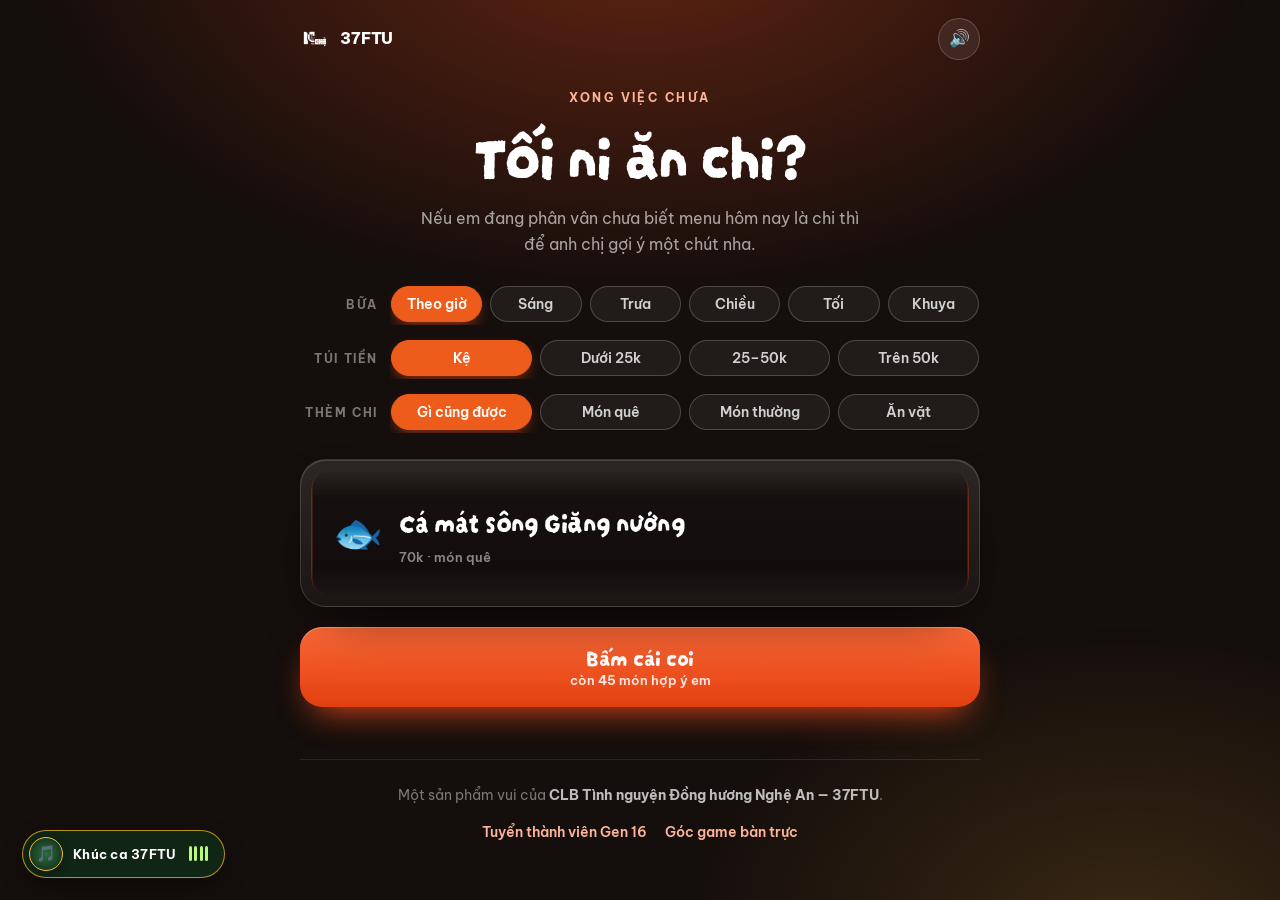
<file: an-gi.html>
<!DOCTYPE html>
<html lang="vi">
<head>
<meta charset="utf-8">
<meta name="viewport" content="width=device-width, initial-scale=1">
<title>Hôm nay ăn chi? — 37FTU</title>
<meta name="description" content="Đứng giữa ngã ba đường không biết ăn gì thì bấm một cái. Có cả món xứ Nghệ cho hôm nào nhớ nhà.">
<meta property="og:title" content="Hôm nay ăn chi?">
<meta property="og:description" content="Bấm một cái, khỏi nghĩ. Món xứ Nghệ có sẵn cho hôm nào nhớ nhà.">
<meta property="og:image" content="assets/img/hero.jpg">
<meta name="theme-color" content="#1B1310">
<link rel="icon" href="assets/logo.png">
<link rel="preconnect" href="https://fonts.googleapis.com">
<link rel="preconnect" href="https://fonts.gstatic.com" crossorigin>
<link href="https://fonts.googleapis.com/css2?family=Be+Vietnam+Pro:wght@400;500;600;700;800&family=Bricolage+Grotesque:opsz,wght@12..96,600;12..96,800&display=swap" rel="stylesheet">
<link rel="stylesheet" href="styles.css">
<link rel="stylesheet" href="chuyen-canh.css">
<link rel="stylesheet" href="an-gi.css?v=2">
</head>
<body class="ag-body">

<!-- NHẠC NỀN 37FTU TỰ ĐỘNG PHÁT -->
<audio id="nhac-nen" src="assets/music.mp3" autoplay loop playsinline preload="auto"></audio>
<script src="nhac-nen.js"></script>

<header class="ag-dinh">
  <a class="hieu" href="index.html"><img src="assets/logo-trang.png" alt="Logo 37FTU">37FTU</a>
  <button id="nut-tieng" class="ag-tieng" type="button" aria-pressed="true" title="Bật/tắt tiếng">🔊</button>
</header>

<main class="ag">
  <div class="ag-trong">

    <!-- ---------- Mở đầu ---------- -->
    <div class="ag-tieu">
      <p class="ag-chao" id="ag-chao">Chào em</p>
      <h1 id="ag-hoi">Trưa ni ăn chi?</h1>
      <p class="ag-phu">Nếu em đang phân vân chưa biết menu hôm nay là chi thì để anh chị gợi ý một chút nha.</p>
    </div>

    <!-- ---------- Bộ lọc ---------- -->
    <div class="ag-loc" id="ag-loc">
      <div class="ag-hang">
        <span class="ag-nhan-loc">Bữa</span>
        <div class="ag-chip" data-nhom="buoi"></div>
      </div>
      <div class="ag-hang">
        <span class="ag-nhan-loc">Túi tiền</span>
        <div class="ag-chip" data-nhom="tien"></div>
      </div>
      <div class="ag-hang">
        <span class="ag-nhan-loc">Thèm chi</span>
        <div class="ag-chip" data-nhom="kieu"></div>
      </div>
    </div>

    <!-- ---------- Máy quay ---------- -->
    <div class="ag-may">
      <div class="ag-khe" id="ag-khe" aria-live="polite">
        <div class="ag-cuon" id="ag-cuon"></div>
        <div class="ag-vach" aria-hidden="true"></div>
      </div>
    </div>

    <button class="ag-bam" id="ag-bam" type="button">
      <span>Bấm cái coi</span>
      <small id="ag-bam-phu">còn <b id="ag-con">—</b> món hợp ý em</small>
    </button>

    <!-- ---------- Kết quả ---------- -->
    <section class="ag-kq" id="ag-kq" hidden>
      <div class="ag-kq-the">
        <div class="ag-kq-icon" id="kq-icon">🍜</div>
        <h2 id="kq-ten">—</h2>
        <div class="ag-kq-chip" id="kq-chip"></div>
        <p class="ag-kq-mota" id="kq-mota"></p>
        <p class="ag-kq-ly-do" id="kq-ly-do"></p>
        <p class="ag-kq-cho" id="kq-cho" hidden></p>
        <div class="ag-kq-nut">
          <button class="nut nut-vien" type="button" id="kq-quay">Quay lại</button>
          <button class="nut nut-chinh" type="button" id="kq-chot">Chốt, đi ăn!</button>
        </div>
        <button class="ag-chep" type="button" id="kq-chep">Chép để gửi vào nhóm</button>
      </div>
    </section>

    <!-- ---------- Đã ăn gần đây ---------- -->
    <section class="ag-lich-su" id="ag-lich-su" hidden>
      <h3>Mấy bữa vừa rồi em ăn</h3>
      <div class="ag-ls-hang" id="ag-ls-hang"></div>
      <button class="ag-xoa" type="button" id="ag-xoa">Xoá lịch sử</button>
    </section>

    <!-- ---------- Chân trang nhỏ ---------- -->
    <div class="ag-chan">
      <p>Một sản phẩm vui của <b>CLB Tình nguyện Đồng hương Nghệ An — 37FTU</b>.</p>
      <div class="ag-chan-link">
        <a href="index.html">Tuyển thành viên Gen 16</a>
        <a href="game.html">Góc game bàn trực</a>
      </div>
    </div>
  </div>

  <div class="ag-phao" id="ag-phao" aria-hidden="true"></div>
</main>

<script src="config.js"></script>
<script src="data/mon-an.js"></script>
<script src="an-gi.js"></script>
<script src="gop-y.js"></script>
</body>
</html>
</file>
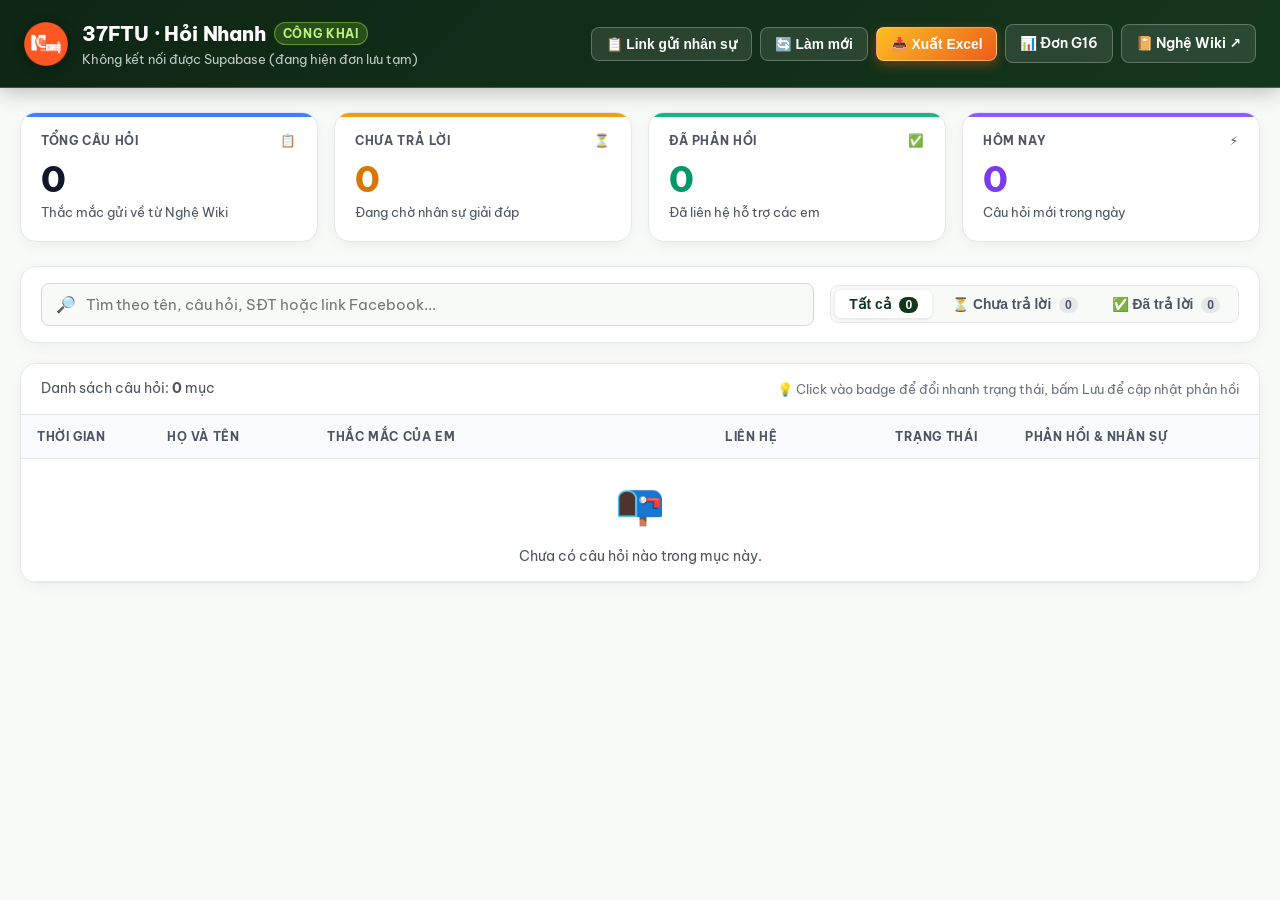
<file: hoi-nhanh.html>
<!DOCTYPE html>
<html lang="vi">
<head>
  <meta charset="utf-8">
  <meta name="viewport" content="width=device-width, initial-scale=1">
  <title>Dashboard Hỏi Nhanh — 37FTU Nghệ Wiki</title>
  <meta name="robots" content="noindex, nofollow">
  <link rel="icon" href="assets/logo.png">
  <link rel="preconnect" href="https://fonts.googleapis.com">
  <link rel="preconnect" href="https://fonts.gstatic.com" crossorigin>
  <link href="https://fonts.googleapis.com/css2?family=Be+Vietnam+Pro:wght@400;500;600;700;800&display=swap" rel="stylesheet">
  <link rel="stylesheet" href="hoi-nhanh.css?v=1">
</head>
<body>

  <!-- HEADER -->
  <header class="hn-header">
    <div class="hn-header-trong">
      <div class="hn-brand">
        <img class="hn-logo" src="assets/logo.png" alt="Logo 37FTU">
        <div class="hn-tieu-de-wrap">
          <h1>
            37FTU · Hỏi Nhanh
            <span class="hn-badge-public">Công khai</span>
          </h1>
          <p class="hn-phu-de" id="trang-thai-kn">Đang kết nối dữ liệu Supabase...</p>
        </div>
      </div>

      <div class="hn-nut-nhom">
        <button type="button" class="nut-action" id="nut-copy-link" title="Sao chép link này để gửi vào nhóm Zalo/Mess cho nhân sự">
          📋 Link gửi nhân sự
        </button>
        <button type="button" class="nut-action" id="nut-lam-moi" title="Tải lại câu hỏi mới">
          🔄 Làm mới
        </button>
        <button type="button" class="nut-action nut-action-chinh" id="nut-xuat-excel" title="Xuất danh sách ra file Excel / CSV">
          📥 Xuất Excel
        </button>
        <a class="nut-action" href="dashboard.html" title="Chuyển sang Dashboard Đơn">
          📊 Đơn G16
        </a>
        <a class="nut-action" href="wiki.html#hoc-tap" target="_blank" title="Xem trang Nghệ Wiki">
          📔 Nghệ Wiki ↗
        </a>
      </div>
    </div>
  </header>

  <!-- NỘI DUNG CHÍNH -->
  <main class="hn-main">

    <!-- KPI THỐNG KÊ -->
    <section class="hn-kpi-luoi">
      <div class="hn-kpi-the kpi-tong" id="kpi-card-tat-ca">
        <div class="hn-kpi-dau">
          <span>TỔNG CÂU HỎI</span>
          <span>📋</span>
        </div>
        <div class="hn-kpi-so" id="kpi-tong">0</div>
        <div class="hn-kpi-chu">Thắc mắc gửi về từ Nghệ Wiki</div>
      </div>

      <div class="hn-kpi-the kpi-cho" id="kpi-card-cho">
        <div class="hn-kpi-dau">
          <span>CHƯA TRẢ LỜI</span>
          <span>⏳</span>
        </div>
        <div class="hn-kpi-so" id="kpi-chua-tra-loi" style="color: #D97706;">0</div>
        <div class="hn-kpi-chu">Đang chờ nhân sự giải đáp</div>
      </div>

      <div class="hn-kpi-the kpi-xong" id="kpi-card-xong">
        <div class="hn-kpi-dau">
          <span>ĐÃ PHẢN HỒI</span>
          <span>✅</span>
        </div>
        <div class="hn-kpi-so" id="kpi-da-tra-loi" style="color: #059669;">0</div>
        <div class="hn-kpi-chu">Đã liên hệ hỗ trợ các em</div>
      </div>

      <div class="hn-kpi-the kpi-ngay">
        <div class="hn-kpi-dau">
          <span>HÔM NAY</span>
          <span>⚡</span>
        </div>
        <div class="hn-kpi-so" id="kpi-hom-nay" style="color: #7C3AED;">0</div>
        <div class="hn-kpi-chu">Câu hỏi mới trong ngày</div>
      </div>
    </section>

    <!-- BỘ LỌC & TÌM KIẾM -->
    <section class="hn-thanh-cong-cu">
      <div class="hn-tim-kiem">
        <span>🔎</span>
        <input type="text" id="o-tim-kiem" placeholder="Tìm theo tên, câu hỏi, SĐT hoặc link Facebook...">
      </div>

      <div class="hn-bo-loc">
        <button type="button" class="hn-tab dang-chon" data-loc="tat-ca">
          Tất cả <span class="dem-so" id="tab-so-tat-ca">0</span>
        </button>
        <button type="button" class="hn-tab" data-loc="chua_tra_loi">
          ⏳ Chưa trả lời <span class="dem-so" id="tab-so-cho">0</span>
        </button>
        <button type="button" class="hn-tab" data-loc="da_tra_loi">
          ✅ Đã trả lời <span class="dem-so" id="tab-so-xong">0</span>
        </button>
      </div>
    </section>

    <!-- BẢNG CÂU HỎI -->
    <section class="hn-bang-hop">
      <div class="hn-bang-dau">
        <div>
          Danh sách câu hỏi: <b id="dem-hien-thi">0</b> mục
        </div>
        <div style="font-size: 0.82rem; color: #6B7280;">
          💡 Click vào badge để đổi nhanh trạng thái, bấm Lưu để cập nhật phản hồi
        </div>
      </div>

      <div class="hn-bang-cuon">
        <table class="hn-bang">
          <thead>
            <tr>
              <th style="width: 130px;">Thời gian</th>
              <th style="width: 160px;">Họ và tên</th>
              <th>Thắc mắc của em</th>
              <th style="width: 170px;">Liên hệ</th>
              <th style="width: 130px;">Trạng thái</th>
              <th style="width: 250px;">Phản hồi & Nhân sự</th>
            </tr>
          </thead>
          <tbody id="than-bang">
            <tr>
              <td colspan="6" class="hn-trong">
                <div class="hn-trong-icon">⏳</div>
                <div>Đang tải danh sách câu hỏi...</div>
              </td>
            </tr>
          </tbody>
        </table>
      </div>
    </section>

  </main>

  <!-- TOAST BÁO LƯU -->
  <div class="hn-toast" id="hn-toast">Đã lưu cập nhật thành công!</div>

  <script src="config.js"></script>
  <script>
  (function () {
    'use strict';

    var CH = window.CAU_HINH || {};
    var BANG = CH.BANG_HOI_NHANH || 'g16_hoi_nhanh';
    var dsGoc = [];
    var boLocHienTai = 'tat-ca';
    var tuKhoaHienTai = '';

    var $ = function (id) { return document.getElementById(id); };

    function an(s) {
      return String(s == null ? '' : s).replace(/[&<>"']/g, function (c) {
        return { '&': '&amp;', '<': '&lt;', '>': '&gt;', '"': '&quot;', "'": '&#39;' }[c];
      });
    }

    function baoToast(msg) {
      var t = $('hn-toast');
      if (!t) return;
      t.textContent = msg;
      t.style.display = 'block';
      setTimeout(function () { t.style.display = 'none'; }, 2500);
    }

    function dauSupabase() {
      var k = CH.SUPABASE_ANON_KEY || '';
      var h = {
        'Content-Type': 'application/json',
        'apikey': k
      };
      if (/^eyJ/.test(k)) h.Authorization = 'Bearer ' + k;
      return h;
    }

    function dinhDangGio(iso) {
      if (!iso) return '—';
      try {
        var d = new Date(iso);
        if (isNaN(d)) return iso;
        var gio = String(d.getHours()).padStart(2, '0') + ':' + String(d.getMinutes()).padStart(2, '0');
        var ngay = String(d.getDate()).padStart(2, '0') + '/' + String(d.getMonth() + 1).padStart(2, '0');
        return gio + ' · ' + ngay;
      } catch (e) {
        return iso;
      }
    }

    function layTenNhanSuMacDinh() {
      try { return localStorage.getItem('37ftu_ten_nhan_su') || ''; } catch (e) { return ''; }
    }

    function luuTenNhanSuMacDinh(ten) {
      if (!ten) return;
      try { localStorage.setItem('37ftu_ten_nhan_su', ten); } catch (e) {}
    }

    /* ------------------- Tải dữ liệu ------------------- */
    function taiDuLieu() {
      var kn = $('trang-thai-kn');
      if (kn) kn.textContent = 'Đang tải dữ liệu…';

      if (!CH.SUPABASE_URL || !CH.SUPABASE_ANON_KEY) {
        // Fallback localStorage
        docLocalStorage();
        if (kn) kn.textContent = 'Chạy ở chế độ bộ nhớ cục bộ (chưa nối Supabase)';
        return;
      }

      var url = CH.SUPABASE_URL.replace(/\/+$/, '') + '/rest/v1/' + BANG + '?select=*&order=tao_luc.desc';

      fetch(url, {
        method: 'GET',
        headers: dauSupabase()
      })
      .then(function (r) {
        if (!r.ok) return r.text().then(function (t) { throw new Error(t || ('HTTP ' + r.status)); });
        return r.json();
      })
      .then(function (data) {
        dsGoc = Array.isArray(data) ? data : [];
        if (kn) {
          var now = new Date();
          var timeStr = String(now.getHours()).padStart(2, '0') + ':' + String(now.getMinutes()).padStart(2, '0') + ':' + String(now.getSeconds()).padStart(2, '0');
          kn.textContent = 'Cập nhật thời gian thực lúc ' + timeStr;
        }
        veGiaoDien();
      })
      .catch(function (err) {
        console.warn('Lỗi tải từ Supabase, chuyển sang đọc lưu tạm:', err);
        docLocalStorage();
        if (kn) kn.textContent = 'Không kết nối được Supabase (đang hiện đơn lưu tạm)';
      });
    }

    function docLocalStorage() {
      try {
        var local = JSON.parse(localStorage.getItem('g16_hoi_nhanh_offline') || '[]');
        dsGoc = local.map(function (item, idx) {
          return {
            id: item.id || ('local_' + idx),
            tao_luc: item.tao_luc || new Date().toISOString(),
            ho_ten: item.ho_ten || '',
            thac_mac: item.thac_mac || '',
            sdt: item.sdt || '',
            facebook: item.facebook || '',
            trang_thai: item.trang_thai || 'chua_tra_loi',
            tra_loi: item.tra_loi || '',
            nguoi_tra_loi: item.nguoi_tra_loi || ''
          };
        });
      } catch (e) {
        dsGoc = [];
      }
      veGiaoDien();
    }

    /* ------------------- Cập nhật vào Supabase ------------------- */
    function capNhatPhanHoi(id, trangThai, traLoi, nguoiTraLoi, nutBtn) {
      if (nutBtn) {
        nutBtn.disabled = true;
        nutBtn.textContent = 'Đang lưu…';
      }

      // Lưu tên nhân sự
      if (nguoiTraLoi) luuTenNhanSuMacDinh(nguoiTraLoi);

      var payload = {
        trang_thai: trangThai,
        tra_loi: traLoi,
        nguoi_tra_loi: nguoiTraLoi,
        cap_nhat_luc: new Date().toISOString()
      };

      // Cập nhật mảng local trước để UI mượt
      for (var i = 0; i < dsGoc.length; i++) {
        if (dsGoc[i].id === id) {
          dsGoc[i].trang_thai = trangThai;
          dsGoc[i].tra_loi = traLoi;
          dsGoc[i].nguoi_tra_loi = nguoiTraLoi;
          break;
        }
      }

      if (String(id).indexOf('local_') === 0 || !CH.SUPABASE_URL || !CH.SUPABASE_ANON_KEY) {
        // Lưu tạm
        try { localStorage.setItem('g16_hoi_nhanh_offline', JSON.stringify(dsGoc)); } catch (e) {}
        baoToast('Đã lưu vào bộ nhớ trình duyệt!');
        veGiaoDien();
        return;
      }

      var url = CH.SUPABASE_URL.replace(/\/+$/, '') + '/rest/v1/' + BANG + '?id=eq.' + encodeURIComponent(id);

      fetch(url, {
        method: 'PATCH',
        headers: Object.assign({}, dauSupabase(), { 'Prefer': 'return=minimal' }),
        body: JSON.stringify(payload)
      })
      .then(function (r) {
        if (!r.ok) return r.text().then(function (t) { throw new Error(t || ('HTTP ' + r.status)); });
        baoToast('Đã cập nhật phản hồi thành công! 🎉');
        veGiaoDien();
      })
      .catch(function (err) {
        alert('Lỗi cập nhật: ' + err.message + '\n\nBTC vui lòng kiểm tra đã chạy lệnh SQL mở quyền UPDATE trên Supabase chưa.');
        if (nutBtn) {
          nutBtn.disabled = false;
          nutBtn.textContent = 'Lưu';
        }
      });
    }

    /* ------------------- Xuất CSV / Excel ------------------- */
    function xuatExcel() {
      if (!dsGoc.length) {
        alert('Chưa có câu hỏi nào để xuất file.');
        return;
      }

      var tieuDe = ['Thời gian', 'Họ và tên', 'Thắc mắc của em', 'Số điện thoại', 'Link Facebook', 'Trạng thái', 'Nội dung phản hồi', 'Nhân sự xử lý'];
      var dongCsv = [tieuDe.map(function (c) { return '"' + c.replace(/"/g, '""') + '"'; }).join(',')];

      dsGoc.forEach(function (row) {
        var dong = [
          dinhDangGio(row.tao_luc),
          row.ho_ten || '',
          row.thac_mac || '',
          row.sdt || '',
          row.facebook || '',
          row.trang_thai === 'da_tra_loi' ? 'Đã trả lời' : 'Chưa trả lời',
          row.tra_loi || '',
          row.nguoi_tra_loi || ''
        ];
        dongCsv.push(dong.map(function (c) { return '"' + String(c).replace(/"/g, '""') + '"'; }).join(','));
      });

      var csvNoiDung = '\uFEFF' + dongCsv.join('\r\n'); // Thêm BOM UTF-8 để Excel đọc tiếng Việt chuẩn
      var blob = new Blob([csvNoiDung], { type: 'text/csv;charset=utf-8;' });
      var url = URL.createObjectURL(blob);
      var a = document.createElement('a');
      a.href = url;
      var ngayStr = new Date().toISOString().slice(0, 10);
      a.download = '37FTU_Hoi_Nhanh_' + ngayStr + '.csv';
      document.body.appendChild(a);
      a.click();
      document.body.removeChild(a);
      URL.revokeObjectURL(url);
      baoToast('Đã tải file Excel/CSV về máy!');
    }

    /* ------------------- Render Giao diện ------------------- */
    function veGiaoDien() {
      var homNayStr = new Date().toISOString().slice(0, 10);
      var soTong = dsGoc.length;
      var soCho = 0;
      var soXong = 0;
      var soHomNay = 0;

      dsGoc.forEach(function (d) {
        if (d.trang_thai === 'da_tra_loi') soXong++;
        else soCho++;

        if (d.tao_luc && String(d.tao_luc).slice(0, 10) === homNayStr) {
          soHomNay++;
        }
      });

      $('kpi-tong').textContent = soTong;
      $('kpi-chua-tra-loi').textContent = soCho;
      $('kpi-da-tra-loi').textContent = soXong;
      $('kpi-hom-nay').textContent = soHomNay;

      $('tab-so-tat-ca').textContent = soTong;
      $('tab-so-cho').textContent = soCho;
      $('tab-so-xong').textContent = soXong;

      // Lọc danh sách
      var dsHienThi = dsGoc.filter(function (d) {
        // Lọc trạng thái
        if (boLocHienTai === 'chua_tra_loi' && d.trang_thai === 'da_tra_loi') return false;
        if (boLocHienTai === 'da_tra_loi' && d.trang_thai !== 'da_tra_loi') return false;

        // Lọc tìm kiếm
        if (tuKhoaHienTai) {
          var chu = (
            (d.ho_ten || '') + ' ' +
            (d.thac_mac || '') + ' ' +
            (d.sdt || '') + ' ' +
            (d.facebook || '') + ' ' +
            (d.tra_loi || '') + ' ' +
            (d.nguoi_tra_loi || '')
          ).toLowerCase();
          if (chu.indexOf(tuKhoaHienTai) < 0) return false;
        }

        return true;
      });

      $('dem-hien-thi').textContent = dsHienThi.length;
      var than = $('than-bang');

      if (!dsHienThi.length) {
        than.innerHTML = '<tr><td colspan="6" class="hn-trong">' +
          '<div class="hn-trong-icon">📭</div>' +
          '<div>' + (tuKhoaHienTai ? 'Không tìm thấy câu hỏi nào phù hợp với từ khóa.' : 'Chưa có câu hỏi nào trong mục này.') + '</div>' +
          '</td></tr>';
        return;
      }

      var tenMacDinh = layTenNhanSuMacDinh();

      than.innerHTML = dsHienThi.map(function (row) {
        var daTraLoi = row.trang_thai === 'da_tra_loi';
        var badgeHtml = daTraLoi
          ? '<span class="hn-badge badge-xong" data-id="' + an(row.id) + '" data-doi="chua_tra_loi" title="Bấm để đổi sang Chưa trả lời">✅ Đã trả lời</span>'
          : '<span class="hn-badge badge-cho" data-id="' + an(row.id) + '" data-doi="da_tra_loi" title="Bấm để đổi sang Đã trả lời">⏳ Chưa trả lời</span>';

        // Liên hệ SĐT
        var sdtHtml = row.sdt
          ? '<a href="tel:' + an(row.sdt.replace(/\s+/g, '')) + '" title="Bấm để gọi điện">📞 ' + an(row.sdt) + '</a>'
          : '<span style="color:#9CA3AF; font-size:0.82rem;">(Chưa có SĐT)</span>';

        // Liên hệ FB
        var fbUrl = row.facebook || '';
        if (fbUrl && !/^https?:\/\//i.test(fbUrl)) fbUrl = 'https://' + fbUrl;
        var fbHtml = row.facebook
          ? '<a class="lien-he-fb" href="' + an(fbUrl) + '" target="_blank" rel="noopener">🌐 Mở Facebook ↗</a>'
          : '<span style="color:#9CA3AF; font-size:0.82rem;">(Chưa có FB)</span>';

        var tenNguoiXuLy = row.nguoi_tra_loi || tenMacDinh;

        return '<tr class="' + (daTraLoi ? '' : 'dong-chua-tra-loi') + '">' +
          '<td class="hn-gio">' + dinhDangGio(row.tao_luc) + '</td>' +
          '<td class="hn-ten">' + (row.ho_ten ? an(row.ho_ten) : '<i style="color:#9CA3AF;font-weight:normal">Ẩn danh</i>') + '</td>' +
          '<td class="hn-cau-hoi">' + an(row.thac_mac || '(Không điền nội dung thắc mắc)') + '</td>' +
          '<td><div class="hn-lien-he">' + sdtHtml + fbHtml + '</div></td>' +
          '<td>' + badgeHtml + '</td>' +
          '<td>' +
            '<div class="hn-xu-ly">' +
              '<textarea id="note-' + an(row.id) + '" placeholder="Ghi chú phản hồi / câu trả lời...">' + an(row.tra_loi || '') + '</textarea>' +
              '<div class="hn-xu-ly-hang">' +
                '<input type="text" id="user-' + an(row.id) + '" value="' + an(tenNguoiXuLy) + '" placeholder="Người trả lời...">' +
                '<button type="button" class="nut-luu" data-luu="' + an(row.id) + '">Lưu</button>' +
              '</div>' +
            '</div>' +
          '</td>' +
        '</tr>';
      }).join('');

      // Gắn sự kiện click badge đổi trạng thái
      than.querySelectorAll('.hn-badge').forEach(function (b) {
        b.addEventListener('click', function () {
          var id = b.getAttribute('data-id');
          var trangThaiMoi = b.getAttribute('data-doi');
          var noteInput = $('note-' + id);
          var userInput = $('user-' + id);
          var noteVal = noteInput ? noteInput.value.trim() : '';
          var userVal = userInput ? userInput.value.trim() : '';
          capNhatPhanHoi(id, trangThaiMoi, noteVal, userVal, null);
        });
      });

      // Gắn sự kiện bấm Lưu
      than.querySelectorAll('.nut-luu').forEach(function (btn) {
        btn.addEventListener('click', function () {
          var id = btn.getAttribute('data-luu');
          var noteInput = $('note-' + id);
          var userInput = $('user-' + id);
          var noteVal = noteInput ? noteInput.value.trim() : '';
          var userVal = userInput ? userInput.value.trim() : '';
          // Tìm trạng thái hiện tại của item
          var currentStatus = 'da_tra_loi'; // Khi bấm lưu phản hồi mặc định đánh dấu đã trả lời nếu trước đó chưa
          for (var i = 0; i < dsGoc.length; i++) {
            if (dsGoc[i].id === id) {
              currentStatus = dsGoc[i].trang_thai === 'da_tra_loi' ? 'da_tra_loi' : (noteVal ? 'da_tra_loi' : dsGoc[i].trang_thai);
              break;
            }
          }
          capNhatPhanHoi(id, currentStatus, noteVal, userVal, btn);
        });
      });
    }

    /* ------------------- Khởi tạo sự kiện ------------------- */
    function khoiTao() {
      // Nút sao chép link gửi nhân sự
      var btnCp = $('nut-copy-link');
      if (btnCp) {
        btnCp.addEventListener('click', function () {
          var link = window.location.href;
          if (navigator.clipboard && navigator.clipboard.writeText) {
            navigator.clipboard.writeText(link).then(function () {
              baoToast('Đã copy link! Bạn có thể gửi vào nhóm Zalo/Mess cho nhân sự.');
            }).catch(function () {
              prompt('Copy đường link này gửi cho nhân sự:', link);
            });
          } else {
            prompt('Copy đường link này gửi cho nhân sự:', link);
          }
        });
      }

      // Nút làm mới
      var btnLm = $('nut-lam-moi');
      if (btnLm) btnLm.addEventListener('click', taiDuLieu);

      // Nút xuất Excel
      var btnEx = $('nut-xuat-excel');
      if (btnEx) btnEx.addEventListener('click', xuatExcel);

      // Ô tìm kiếm
      var ot = $('o-tim-kiem');
      if (ot) {
        ot.addEventListener('input', function () {
          tuKhoaHienTai = ot.value.trim().toLowerCase();
          veGiaoDien();
        });
      }

      // Các tab lọc
      document.querySelectorAll('.hn-tab').forEach(function (tab) {
        tab.addEventListener('click', function () {
          document.querySelectorAll('.hn-tab').forEach(function (t) { t.classList.remove('dang-chon'); });
          tab.classList.add('dang-chon');
          boLocHienTai = tab.getAttribute('data-loc');
          veGiaoDien();
        });
      });

      // Bấm thẻ KPI để lọc nhanh
      var cardCho = $('kpi-card-cho');
      if (cardCho) {
        cardCho.addEventListener('click', function () {
          var tabCho = document.querySelector('.hn-tab[data-loc="chua_tra_loi"]');
          if (tabCho) tabCho.click();
        });
      }

      var cardXong = $('kpi-card-xong');
      if (cardXong) {
        cardXong.addEventListener('click', function () {
          var tabXong = document.querySelector('.hn-tab[data-loc="da_tra_loi"]');
          if (tabXong) tabXong.click();
        });
      }

      var cardAll = $('kpi-card-tat-ca');
      if (cardAll) {
        cardAll.addEventListener('click', function () {
          var tabAll = document.querySelector('.hn-tab[data-loc="tat-ca"]');
          if (tabAll) tabAll.click();
        });
      }

      // Tự động tải lần đầu
      taiDuLieu();

      // Tự động cập nhật mỗi 45 giây
      setInterval(taiDuLieu, 45000);
    }

    document.addEventListener('DOMContentLoaded', khoiTao);
  })();
  </script>
</body>
</html>
</file>
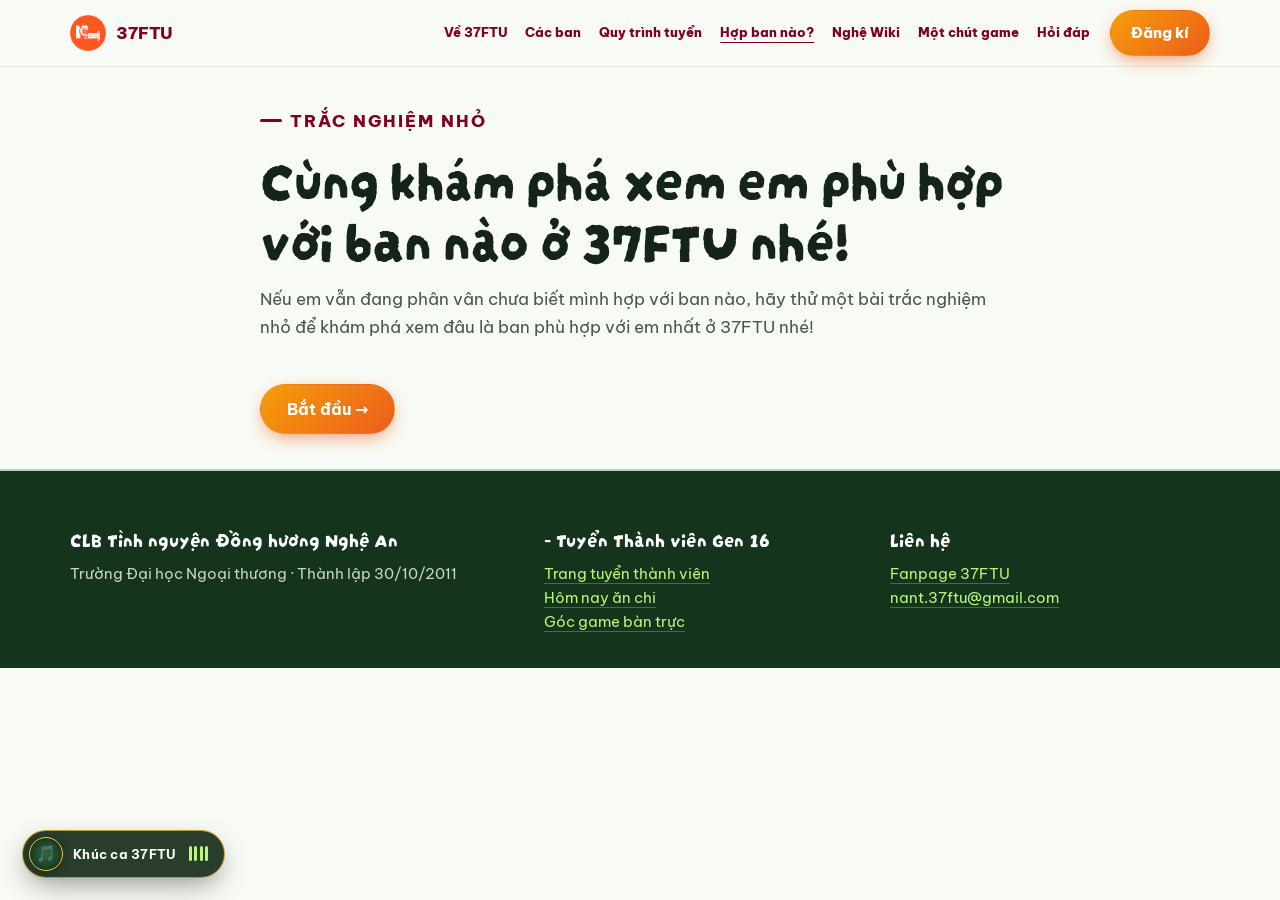
<file: quiz.html>
<!DOCTYPE html>
<html lang="vi">
<head>
<meta charset="utf-8">
<meta name="viewport" content="width=device-width, initial-scale=1">
<title>Em hợp ban nào ở 37FTU?</title>
<meta name="description" content="10 câu hỏi vui để xem em hợp với Ban Tổ chức, Ban Truyền thông hay Ban Đối ngoại của 37FTU.">
<meta property="og:title" content="Em hợp ban nào ở 37FTU?">
<meta property="og:description" content="10 câu, 2 phút, biết ngay mình thuộc về ban nào.">
<meta property="og:image" content="assets/img/hero.jpg">
<link rel="icon" href="assets/logo.png">
<link rel="preconnect" href="https://fonts.googleapis.com">
<link rel="preconnect" href="https://fonts.gstatic.com" crossorigin>
<link href="https://fonts.googleapis.com/css2?family=Be+Vietnam+Pro:wght@400;500;600;700;800&family=Bricolage+Grotesque:opsz,wght@12..96,600;12..96,800&display=swap" rel="stylesheet">
<link rel="stylesheet" href="styles.css">
<link rel="stylesheet" href="chuyen-canh.css">
<link rel="stylesheet" href="quiz.css">
</head>
<body>

<!-- NHẠC NỀN 37FTU TỰ ĐỘNG PHÁT -->
<audio id="nhac-nen" src="assets/music.mp3" autoplay loop playsinline preload="auto"></audio>
<script src="nhac-nen.js"></script>

<header class="dinh">
  <div class="khung">
    <a class="hieu" href="index.html"><img src="assets/logo.png" alt="Logo 37FTU">37FTU</a>
    <nav class="menu">
      <a href="index.html#ve-chung-toi">Về 37FTU</a>
      <a href="index.html#cac-ban">Các ban</a>
      <a href="index.html#lo-trinh">Quy trình tuyển</a>
      <a href="quiz.html" class="dang-xem">Hợp ban nào?</a>
      <a href="wiki.html">Nghệ Wiki</a>
      <a href="index.html#san-choi">Một chút game</a>
      <a href="index.html#cau-hoi">Hỏi đáp</a>
    </nav>
    <a class="nut nut-chinh" href="index.html#nop-don">Đăng kí</a>
  </div>
</header>

<main>
  <section class="q-vung">
    <div class="hep">

      <!-- Màn mở đầu -->
      <div id="man-dau">
  <span class="nhan">TRẮC NGHIỆM NHỎ</span>

  <h1 class="q-tieu-de">
    Cùng khám phá xem em phù hợp với ban nào ở 37FTU nhé!
  </h1>

  <p class="dan-de" style="margin-top:16px">
    Nếu em vẫn đang phân vân chưa biết mình hợp với ban nào, hãy thử một bài trắc nghiệm nhỏ để khám phá xem đâu là ban phù hợp với em nhất ở 37FTU nhé!
  </p>

  <button class="nut nut-chinh" id="bat-dau" style="margin-top:26px">
    Bắt đầu →
  </button>
      </div>

      <!-- Màn câu hỏi -->
      <div id="man-hoi" hidden>
        <div class="q-tien-do">
          <div class="q-thanh"><i id="q-thanh-chay"></i></div>
          <span id="q-dem">Câu 1/10</span>
        </div>
        <h2 class="q-cau" id="q-cau"></h2>
        <div class="q-dap-an" id="q-dap-an"></div>
        <button class="nut nut-vien q-quay-lai" id="q-quay-lai" hidden>← Câu trước</button>
      </div>

      <!-- Màn kết quả -->
      <div id="man-ket-qua" hidden>
        <span class="nhan">Kết quả của em</span>
        <div class="kq-hop">
          <div class="kq-ten" id="kq-ten"></div>
          <div class="kq-biet-danh" id="kq-biet-danh"></div>
          <p class="kq-mo-ta" id="kq-mo-ta"></p>
          <div class="kq-thanh" id="kq-thanh"></div>
          <div class="kq-hoc" id="kq-hoc"></div>
        </div>

        <div class="kq-nut">
          <a class="nut nut-chinh" id="kq-nop" href="index.html#nop-don">Đăng kí với nguyện vọng này</a>
          <button class="nut nut-vien" id="kq-tai">Tải ảnh kết quả</button>
          <button class="nut nut-vien" id="kq-lam-lai">Làm lại</button>
        </div>

        <div class="kq-xem-truoc">
          <canvas id="anh-kq" width="1080" height="1350"></canvas>
        </div>
      </div>

    </div>
  </section>
</main>

<footer>
  <div class="khung">
    <div>
      <div class="ten">CLB Tình nguyện Đồng hương Nghệ An</div>
      <div>Trường Đại học Ngoại thương · Thành lập 30/10/2011</div>
    </div>
    <div>
      <div class="ten">- Tuyển Thành viên Gen 16</div>
      <div><a href="index.html">Trang tuyển thành viên</a></div>
      <div><a href="an-gi.html">Hôm nay ăn chi</a></div>
      <div><a href="game.html">Góc game bàn trực</a></div>
    </div>
    <div>
      <div class="ten">Liên hệ</div>
      <div id="chan-lien-he-q"></div>
    </div>
  </div>
</footer>

<script src="chuyen-canh.js"></script>
<script src="config.js"></script>
<script src="noi-dung.js"></script>
<script src="quiz.js"></script>
<script src="gop-y.js"></script>
</body>
</html>
</file>
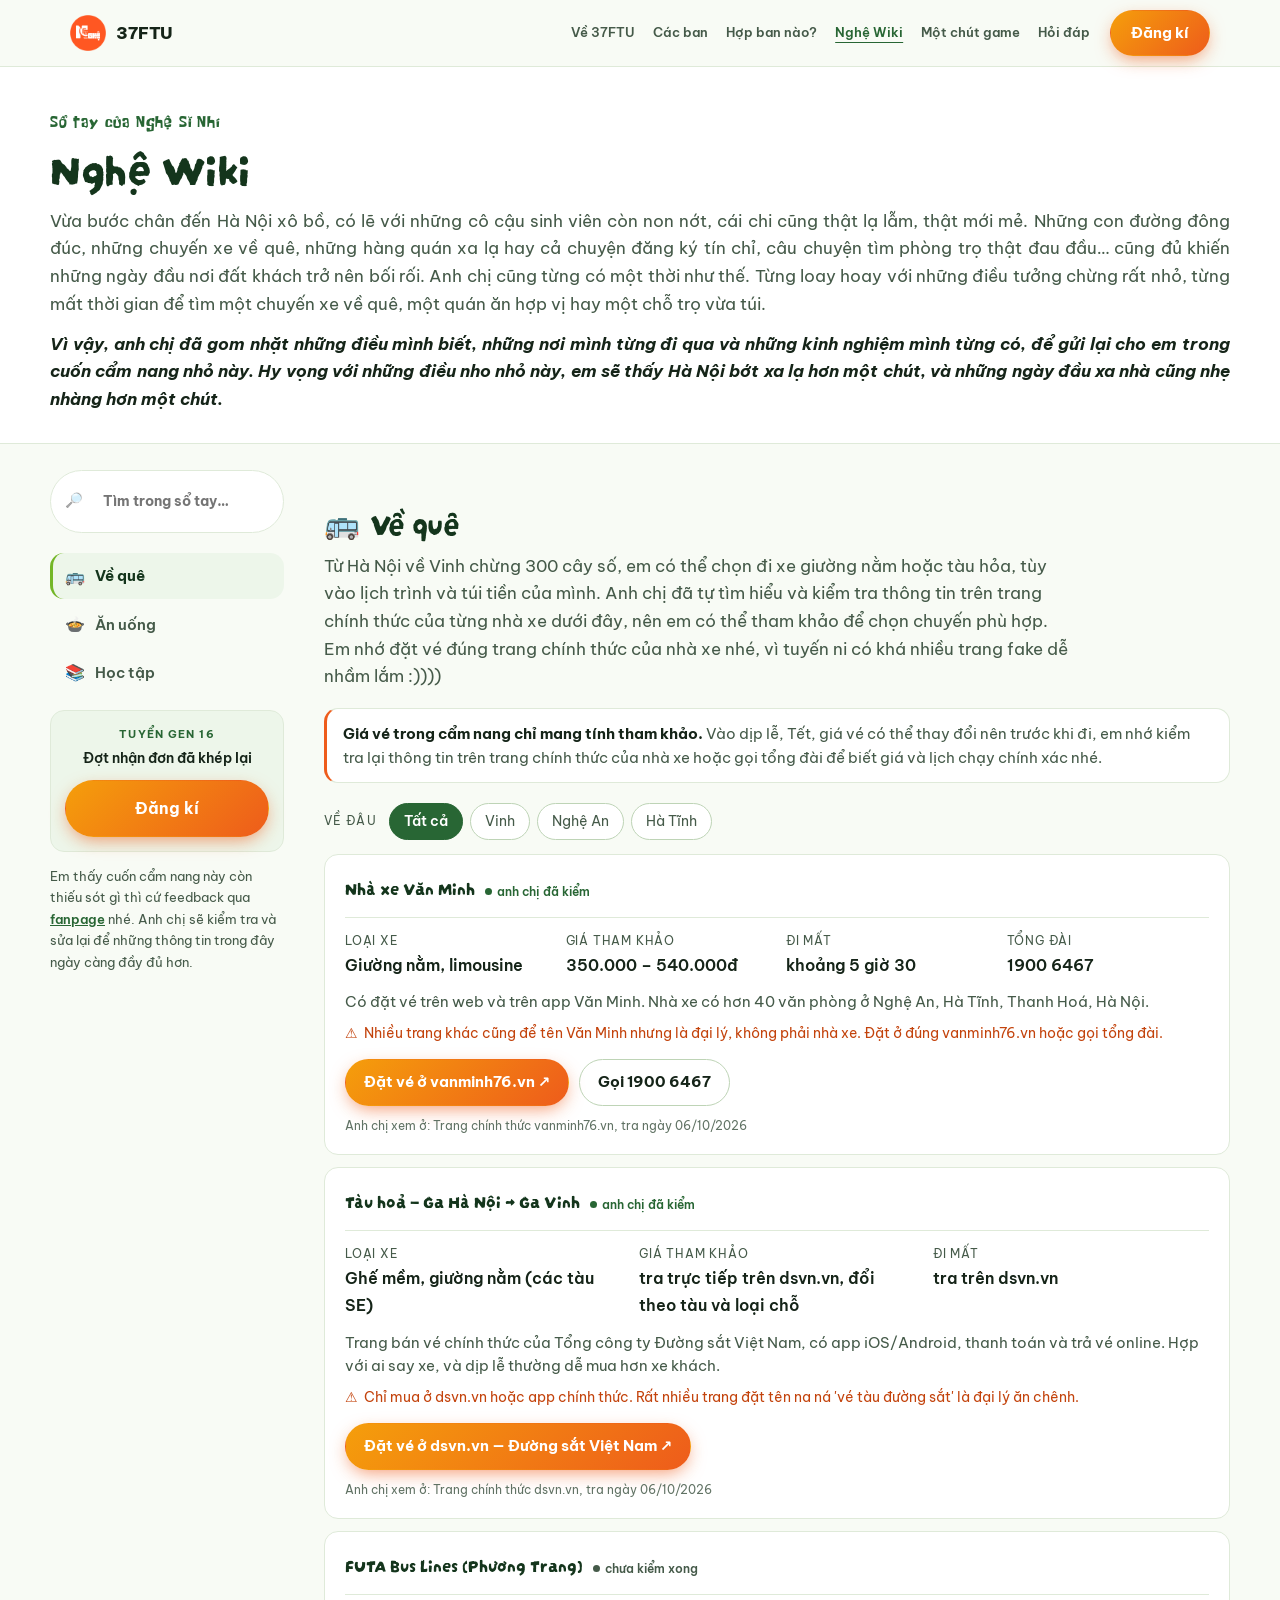
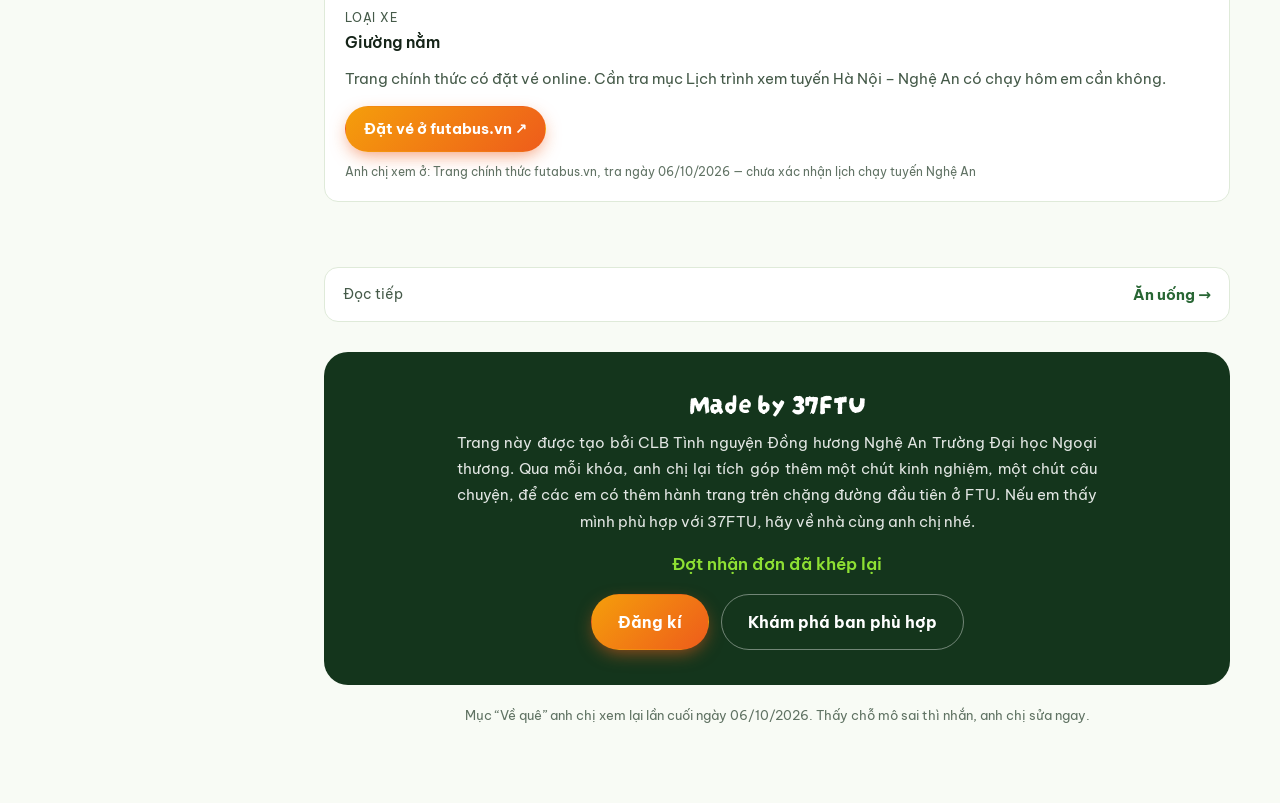
<file: wiki.html>
<!doctype html>
<html lang="vi">
<head>
<meta charset="utf-8">
<meta name="viewport" content="width=device-width, initial-scale=1">
<title>Nghệ Wiki — sổ tay của Nghệ Sĩ Nhí | 37FTU</title>
<meta name="description" content="Sổ tay cho tân sinh viên người Nghệ ở Ngoại thương: xe về quê, ăn uống, học tập. Do CLB Tình nguyện Đồng hương Nghệ An 37FTU tổng hợp.">
<meta property="og:title" content="Nghệ Wiki — sổ tay của Nghệ Sĩ Nhí">
<meta property="og:description" content="Xe về quê, ăn chi, học hành, chỗ trọ — những thứ tân sinh viên Nghệ ở Ngoại thương cần, gom về một chỗ.">
<meta property="og:type" content="website">
<meta property="og:url" content="https://nant37ftu.github.io/TuyenG16/wiki.html">
<meta property="og:image" content="https://nant37ftu.github.io/TuyenG16/assets/banner-nghe-si-nhi.png">
<link rel="icon" href="assets/logo.png">
<link rel="preconnect" href="https://fonts.googleapis.com">
<link rel="preconnect" href="https://fonts.gstatic.com" crossorigin>
<link href="https://fonts.googleapis.com/css2?family=Be+Vietnam+Pro:wght@400;500;600;700;800&display=swap" rel="stylesheet">
<link rel="stylesheet" href="styles.css">
<link rel="stylesheet" href="chuyen-canh.css">
<link rel="stylesheet" href="an-gi.css?v=2">
<link rel="stylesheet" href="wiki.css?v=5">
</head>
<body>

<header class="dinh">
  <div class="khung">
    <a class="hieu" href="index.html"><img src="assets/logo.png" alt="Logo 37FTU">37FTU</a>
    <nav class="menu">
      <a href="index.html#ve-chung-toi">Về 37FTU</a>
      <a href="index.html#cac-ban">Các ban</a>
      <a href="quiz.html">Hợp ban nào?</a>
      <a href="wiki.html" class="dang-xem">Nghệ Wiki</a>
      <a href="index.html#san-choi">Một chút game</a>
      <a href="index.html#cau-hoi">Hỏi đáp</a>
    </nav>
    <a class="nut nut-chinh" href="index.html#nop-don">Đăng kí</a>
  </div>
</header>

<div class="wk-bia">
  <div class="khung">
    <p class="wk-nhan">Sổ tay của Nghệ Sĩ Nhí</p>
    <h1>Nghệ Wiki</h1>
    <p class="wk-dan">
      Vừa bước chân đến Hà Nội xô bồ, có lẽ với những cô cậu sinh viên còn non nớt, cái chi cũng thật lạ lẫm, thật mới mẻ. Những con đường đông đúc, những chuyến xe về quê, những hàng quán xa lạ hay cả chuyện đăng ký tín chỉ, câu chuyện tìm phòng trọ thật đau đầu… cũng đủ khiến những ngày đầu nơi đất khách trở nên bối rối. Anh chị cũng từng có một thời như thế. Từng loay hoay với những điều tưởng chừng rất nhỏ, từng mất thời gian để tìm một chuyến xe về quê, một quán ăn hợp vị hay một chỗ trọ vừa túi.
    </p>
    <p class="wk-dan">
      <strong><em>Vì vậy, anh chị đã gom nhặt những điều mình biết, những nơi mình từng đi qua và những kinh nghiệm mình từng có, để gửi lại cho em trong cuốn cẩm nang nhỏ này. Hy vọng với những điều nho nhỏ này, em sẽ thấy Hà Nội bớt xa lạ hơn một chút, và những ngày đầu xa nhà cũng nhẹ nhàng hơn một chút.</em></strong>
    </p>
  </div>
</div>

<div class="wk-bo">

  <!-- ===================== ĐIỀU HƯỚNG BÊN TRÁI ===================== -->
  <aside class="wk-ben" id="wk-ben">
    <div class="wk-ben-trong">
      <label class="wk-tim">
        <span aria-hidden="true">🔎</span>
        <input type="search" id="wk-o-tim" placeholder="Tìm trong sổ tay…" autocomplete="off">
      </label>

      <nav class="wk-menu" id="wk-menu" aria-label="Mục lục Nghệ Wiki">
        <a href="#ve-que"  data-muc="ve-que"  data-ten="Về quê"><span class="wk-ico" aria-hidden="true">🚌</span>Về quê</a>
        <a href="#an-uong" data-muc="an-uong" data-ten="Ăn uống"><span class="wk-ico" aria-hidden="true">🍲</span>Ăn uống</a>
        <a href="#hoc-tap" data-muc="hoc-tap" data-ten="Học tập"><span class="wk-ico" aria-hidden="true">📚</span>Học tập</a>
      </nav>

      <div class="wk-chot">
        <p class="wk-chot-nhan">Tuyển Gen 16</p>
        <p class="wk-chot-dem" id="wk-dem">—</p>
        <a class="nut nut-chinh" href="index.html#nop-don">Đăng kí</a>
      </div>

      <p class="wk-gop">
        Em thấy cuốn cẩm nang này còn thiếu sót gì thì cứ feedback qua
        <a href="https://www.facebook.com/svna.ftu" target="_blank" rel="noopener"> fanpage</a>
         nhé. Anh chị sẽ kiểm tra và sửa lại để những thông tin trong đây ngày càng đầy đủ hơn.
      </p>
    </div>
  </aside>

  <!-- ===================== NỘI DUNG ===================== -->
  <main class="wk-chinh" id="wk-chinh">

    <!-- ---------------- VỀ QUÊ ---------------- -->
    <section class="wk-muc" id="ve-que">
      <h2><span class="wk-ico-to" aria-hidden="true">🚌</span>Về quê</h2>
      <p class="wk-mo">
Từ Hà Nội về Vinh chừng 300 cây số, em có thể chọn đi xe giường nằm hoặc tàu hỏa, tùy vào lịch trình và túi tiền của mình. Anh chị đã tự tìm hiểu và kiểm tra thông tin trên trang chính thức của từng nhà xe dưới đây, nên em có thể tham khảo để chọn chuyến phù hợp. Em nhớ đặt vé đúng trang chính thức của nhà xe nhé, vì tuyến ni có khá nhiều trang fake dễ nhầm lắm :))))  
      </p>

      <div class="wk-canh">
        <b> Giá vé trong cẩm nang chỉ mang tính tham khảo. </b> 
       Vào dịp lễ, Tết, giá vé có thể thay đổi nên trước khi đi, em nhớ kiểm tra lại thông tin trên trang chính thức của nhà xe hoặc gọi tổng đài để biết giá và lịch chạy chính xác nhé.
      </div>

      <div class="wk-loc-hang">
        <span class="wk-nhan-loc">Về đâu</span>
        <div class="wk-chip" id="wk-chip-den"></div>
      </div>

      <div id="wk-bang-xe" class="wk-the-hang"></div>
    </section>

    <!-- ---------------- ĂN UỐNG ---------------- -->
    <section class="wk-muc" id="an-uong" hidden>
      <h2><span class="wk-ico-to" aria-hidden="true">🍲</span>Ăn uống</h2>
      <p class="wk-mo">
      Nếu em đang phân vân chưa biết menu hôm nay là chi thì để anh chị gợi ý một chút nha.
      </p>

      <div class="wk-angi">
        <div class="wk-angi-dau">
          <h3>Hôm nay ăn chi?</h3>
          <button id="nut-tieng" class="ag-tieng" type="button" aria-pressed="true" title="Bật/tắt tiếng">🔊</button>
        </div>

        <main class="ag">
          <div class="ag-trong">
            <div class="ag-tieu">
              <p class="ag-chao" id="ag-chao">Chào em</p>
              <h1 id="ag-hoi">Trưa ni ăn chi?</h1>
              <p class="ag-phu">Em phân vân chưa biết ăn chi thì để anh chị gợi ý một chút nha.</p>
            </div>

            <div class="ag-loc" id="ag-loc">
              <div class="ag-hang">
                <span class="ag-nhan-loc">Bữa</span>
                <div class="ag-chip" data-nhom="buoi"></div>
              </div>
              <div class="ag-hang">
                <span class="ag-nhan-loc">Túi tiền</span>
                <div class="ag-chip" data-nhom="tien"></div>
              </div>
              <div class="ag-hang">
                <span class="ag-nhan-loc">Thèm chi</span>
                <div class="ag-chip" data-nhom="kieu"></div>
              </div>
            </div>

            <div class="ag-may">
              <div class="ag-khe" id="ag-khe" aria-live="polite">
                <div class="ag-cuon" id="ag-cuon"></div>
                <div class="ag-vach" aria-hidden="true"></div>
              </div>
            </div>

            <button class="ag-bam" id="ag-bam" type="button">
              <span>Bấm vào đây</span>
              <small id="ag-bam-phu">còn <b id="ag-con">—</b> món hợp ý em</small>
            </button>

            <section class="ag-kq" id="ag-kq" hidden>
              <div class="ag-kq-the">
                <div class="ag-kq-icon" id="kq-icon">🍜</div>
                <h2 id="kq-ten">—</h2>
                <div class="ag-kq-chip" id="kq-chip"></div>
                <p class="ag-kq-mota" id="kq-mota"></p>
                <p class="ag-kq-ly-do" id="kq-ly-do"></p>
                <p class="ag-kq-cho" id="kq-cho" hidden></p>
                <div class="ag-kq-nut">
                  <button class="nut nut-vien" type="button" id="kq-quay">Quay lại</button>
                  <button class="nut nut-chinh" type="button" id="kq-chot">Chốt</button>
                </div>
                <button class="ag-chep" type="button" id="kq-chep">Chụp lại</button>
              </div>
            </section>

            <section class="ag-lich-su" id="ag-lich-su" hidden>
              <h3>Mấy bữa vừa rồi em ăn</h3>
              <div class="ag-ls-hang" id="ag-ls-hang"></div>
              <button class="ag-xoa" type="button" id="ag-xoa">Xoá lịch sử</button>
            </section>
          </div>
          <div class="ag-phao" id="ag-phao" aria-hidden="true"></div>
        </main>
      </div>
    </section>

    <!-- ---------------- HỌC TẬP ---------------- -->
    <section class="wk-muc" id="hoc-tap" hidden>
      <h2><span class="wk-ico-to" aria-hidden="true">📚</span>Học tập</h2>
      <p class="wk-mo">
        Em nên lưu lại các trang chính thức của trường từ bây giờ để khi cần có thể tìm thấy ngay, 
        tránh mất thời gian tìm kiếm. Những kinh nghiệm thực tế của anh chị đi trước cũng đang được cập nhật dần. 
        Nếu em cần tìm hiểu thông tin gấp thì cứ nhắn anh chị, anh chị sẽ hỗ trợ em nhé.
      </p>

      <div class="wk-phu">
        <div class="wk-phu-the" data-tim="ftu edu vn ftugate cổng đào tạo đăng ký tín chỉ học bổng thông báo trường">
          <h3>Những trang thông tin cơ bản</h3>
          <ul class="wk-ds-link">
            <li>
              <a href="https://ftu.edu.vn" target="_blank" rel="noopener">ftu.edu.vn</a>
              — thông báo của trường, học bổng, việc làm, hoạt động sinh viên
            </li>
            <li>
              <a href="https://ftugate.ftu.edu.vn" target="_blank" rel="noopener">ftugate.ftu.edu.vn</a>
              — cổng đào tạo: thông tin sinh viên, lịch học vụ, đăng ký tín chỉ
            </li>
          </ul>
          <p class="wk-nho"></p>
        </div>
        <div class="wk-phu-the wk-hoi-nhanh" data-tim="hỏi nhanh thắc mắc họ tên số điện thoại facebook giải đáp môn năm nhất đăng ký tín chỉ học bổng tài liệu đi làm thêm kinh nghiệm liên hệ">
          <h3>Hỏi nhanh</h3>
          <p class="wk-nho">Nếu em cần tìm hiểu thông tin gấp hãy thoải mái gửi những thắc mắc kèm thông tin liên lạc của mình tại đây, anh chị sẽ hỗ trợ em nhé.</p>

          <form id="form-hoi-nhanh" class="hn-form" novalidate>
            <div class="hn-truong">
              <label for="hn-ho-ten">1. Họ và tên:</label>
              <input type="text" id="hn-ho-ten" name="ho_ten" placeholder="Họ và tên của em">
            </div>

            <div class="hn-truong">
              <label for="hn-thac-mac">2. Thắc mắc của em:</label>
              <textarea id="hn-thac-mac" name="thac_mac" rows="3" placeholder="Em đang có câu hỏi hay băn khoăn điều gì, gửi cho anh chị nha..."></textarea>
            </div>

            <div class="hn-truong">
              <label for="hn-sdt">3. Số điện thoại:</label>
              <input type="text" id="hn-sdt" name="sdt" placeholder="Số điện thoại của em">
            </div>

            <div class="hn-truong">
              <label for="hn-facebook">4. Link facebook:</label>
              <input type="text" id="hn-facebook" name="facebook" placeholder="Link Facebook cá nhân của em">
            </div>

            <div class="hn-nut-hang">
              <button type="submit" id="hn-nut-gui" class="nut nut-chinh hn-nut-gui">Gửi</button>
            </div>

            <div id="hn-thong-bao" class="hn-thong-bao" hidden></div>
          </form>
        </div>
      </div>
    </section>

    <!-- ---------------- MỤC KẾ TIẾP ---------------- -->
    <div class="wk-tiep" id="wk-tiep" hidden></div>

    <!-- ---------------- KHỐI CHỐT ---------------- -->
    <section class="wk-ket">
      <h2>Made by 37FTU</h2>
      <p class="wk-ket-doan">
        Trang này được tạo bởi CLB Tình nguyện Đồng hương Nghệ An Trường Đại học Ngoại thương. 
        Qua mỗi khóa, anh chị lại tích góp thêm một chút kinh nghiệm, một chút câu chuyện, để các em có thêm hành trang trên chặng đường đầu tiên ở FTU. Nếu em thấy mình phù hợp với 37FTU, hãy về nhà cùng anh chị nhé.
      </p>
      <p class="wk-ket-dem" id="wk-dem-2">—</p>
      <div class="wk-ket-nut">
        <a class="nut nut-chinh" href="index.html#nop-don">Đăng kí</a>
        <a class="nut nut-vien" href="quiz.html">Khám phá ban phù hợp</a>
      </div>
    </section>

    <p class="wk-ban-quyen" id="wk-cap-nhat"></p>
  </main>
</div>

<script src="config.js"></script>
<script src="data/mon-an.js"></script>
<script src="an-gi.js"></script>
<script src="wiki.js?v=3"></script>
<script src="gop-y.js"></script>
</body>
</html>
</file>
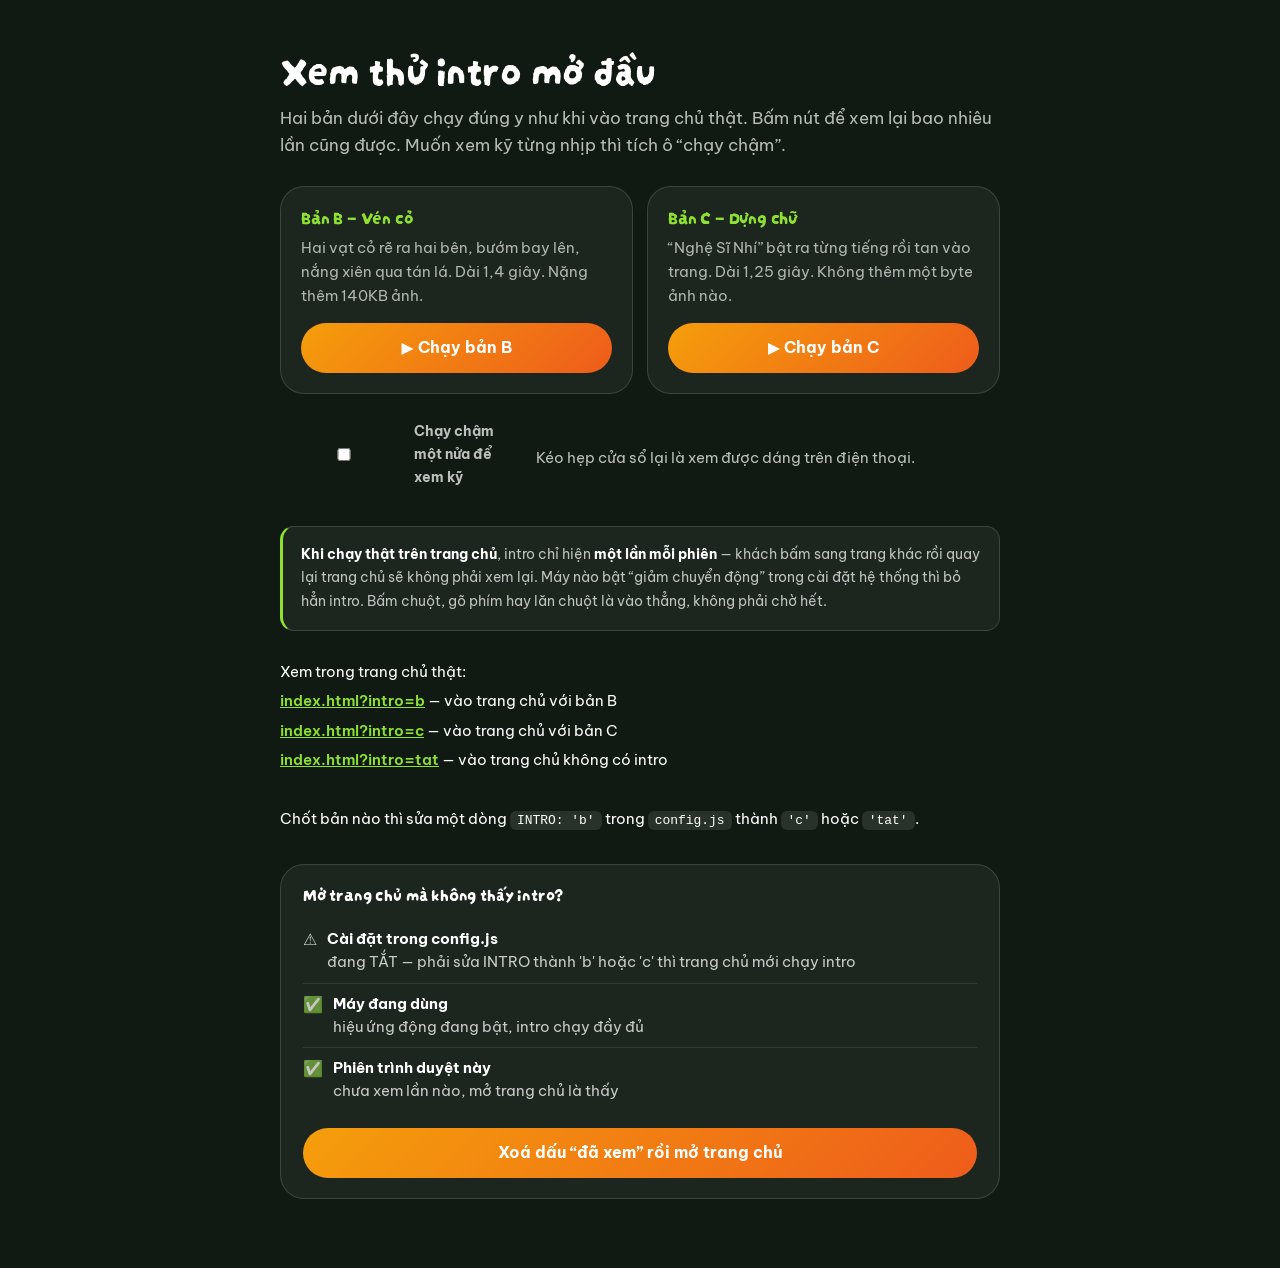
<file: xem-intro.html>
<!doctype html>
<html lang="vi">
<head>
<meta charset="utf-8">
<meta name="viewport" content="width=device-width, initial-scale=1">
<title>Xem thử intro — 37FTU Gen 16</title>
<!-- Trang này chỉ để BTC xem thử hai bản intro trước khi chốt.
     Mở được bằng cách bấm đúp vào file, không cần chạy máy chủ. -->
<link rel="icon" href="assets/logo.png">
<link rel="preconnect" href="https://fonts.googleapis.com">
<link rel="preconnect" href="https://fonts.gstatic.com" crossorigin>
<link href="https://fonts.googleapis.com/css2?family=Be+Vietnam+Pro:wght@400;500;600;700;800&display=swap" rel="stylesheet">
<link rel="stylesheet" href="styles.css">
<link rel="stylesheet" href="chuyen-canh.css">
<link rel="stylesheet" href="intro.css">
<style>
  body { background: #101A12; color: #fff; min-height: 100vh; }
  .xt {
    max-width: 760px;
    margin-inline: auto;
    padding: 46px 20px 70px;
  }
  .xt h1 {
    font-family: var(--font-display);
    font-size: clamp(1.8rem, 5vw, 2.6rem);
    color: #fff;
  }
  .xt-dan { color: rgba(255,255,255,.7); margin: 10px 0 0; line-height: 1.65; }
  .xt-the-hang { display: grid; grid-template-columns: repeat(auto-fit, minmax(260px, 1fr)); gap: 14px; margin-top: 28px; }
  .xt-the {
    background: rgba(255,255,255,.05);
    border: 1px solid rgba(255,255,255,.14);
    border-radius: var(--r-lon);
    padding: 20px;
  }
  .xt-the h2 { font-size: 1.15rem; color: var(--xanh-lime); }
  .xt-the p { color: rgba(255,255,255,.66); font-size: .92rem; margin: 8px 0 16px; line-height: 1.6; }
  .xt-chay {
    font: inherit; font-weight: 700; font-size: .98rem;
    width: 100%; cursor: pointer;
    background: linear-gradient(135deg, var(--vang-cam), var(--cam));
    color: #fff; border: 0; border-radius: 999px; padding: 12px 20px;
  }
  .xt-chay:hover { filter: brightness(1.07); }
  .xt-hang { display: flex; flex-wrap: wrap; align-items: center; gap: 16px; margin-top: 26px; font-size: .92rem; color: rgba(255,255,255,.72); }
  .xt-hang label { display: flex; align-items: center; gap: 7px; cursor: pointer; }
  .xt-ghi {
    margin-top: 30px; padding: 16px 18px;
    background: rgba(255,255,255,.05);
    border: 1px solid rgba(255,255,255,.14);
    border-left: 3px solid var(--xanh-lime);
    border-radius: var(--r);
    font-size: .9rem; color: rgba(255,255,255,.72); line-height: 1.65;
  }
  .xt-ghi b { color: #fff; }
  .xt-ds { margin-top: 26px; font-size: .92rem; line-height: 2; }
  .xt-ds a { color: var(--xanh-lime); font-weight: 600; }
  .xt-soi {
    margin-top: 30px; padding: 20px 22px;
    background: rgba(255,255,255,.05);
    border: 1px solid rgba(255,255,255,.14);
    border-radius: var(--r-lon);
  }
  .xt-soi h2 { font-size: 1.1rem; color: #fff; }
  .xt-soi ul { list-style: none; padding: 0; margin: 14px 0 16px; }
  .xt-soi li {
    display: flex; gap: 10px; align-items: flex-start;
    padding: 9px 0; border-top: 1px solid rgba(255,255,255,.1);
    font-size: .92rem; color: rgba(255,255,255,.76); line-height: 1.55;
  }
  .xt-soi li:first-child { border-top: 0; }
  .xt-soi b { color: #fff; display: block; }
  .xt-dau { flex: 0 0 auto; font-size: 1rem; line-height: 1.4; }
  .xt-ma {
    font-family: ui-monospace, Consolas, monospace;
    background: rgba(255,255,255,.1); padding: 2px 7px; border-radius: 6px; font-size: .88em;
  }
</style>
</head>
<body>

<script src="config.js"></script>

<!-- Khung để đổ intro vào, dùng chung lớp CSS với trang chủ -->
<div class="intro" id="intro" hidden aria-hidden="true"></div>

<template id="mau-intro-b">
  <div class="intro-b">
    <div class="intro-b-troi"></div>
    <img class="intro-b-buom" src="assets/intro-buom.webp" alt="" width="700" height="491">
    <div class="intro-b-chu">
      <img class="intro-b-logo" src="assets/logo.png" alt="" width="768" height="768">
      <p class="intro-b-clb">CLB Tình nguyện Đồng hương Nghệ An trường Đại học Ngoại thương - <b>Since 2011</b></p>
      <p class="intro-b-ten">Nghệ Sĩ Nhí</p>
      <p class="intro-b-phu">Chuỗi tuyển thành viên thế hệ thứ 16</p>
    </div>
    <img class="intro-co intro-co-trai" src="assets/intro-co-1.webp" alt="" width="1498" height="332">
    <img class="intro-co intro-co-phai" src="assets/intro-co-2.webp" alt="" width="1500" height="332">
  </div>
</template>

<template id="mau-intro-c">
  <div class="intro-c">
    <img class="intro-c-logo" src="assets/logo.png" alt="" width="768" height="768">
    <p class="intro-c-clb">CLB Tình nguyện Đồng hương Nghệ An trường Đại học Ngoại thương - <b>Since 2011</b></p>
    <h2 class="intro-c-ten"><span>Nghệ</span><span>Sĩ</span><span>Nhí</span><i>!</i></h2>
    <p class="intro-c-phu">Chuỗi tuyển thành viên thế hệ thứ 16</p>
  </div>
</template>

<div class="xt">
  <h1>Xem thử intro mở đầu</h1>
  <p class="xt-dan">
    Hai bản dưới đây chạy đúng y như khi vào trang chủ thật. Bấm nút để xem lại
    bao nhiêu lần cũng được. Muốn xem kỹ từng nhịp thì tích ô “chạy chậm”.
  </p>

  <div class="xt-the-hang">
    <div class="xt-the">
      <h2>Bản B — Vén cỏ</h2>
      <p>
        Hai vạt cỏ rẽ ra hai bên, bướm bay lên, nắng xiên qua tán lá.
        Dài 1,4 giây. Nặng thêm 140KB ảnh.
      </p>
      <button class="xt-chay" type="button" data-ban="b">▶ Chạy bản B</button>
    </div>
    <div class="xt-the">
      <h2>Bản C — Dựng chữ</h2>
      <p>
        “Nghệ Sĩ Nhí” bật ra từng tiếng rồi tan vào trang.
        Dài 1,25 giây. Không thêm một byte ảnh nào.
      </p>
      <button class="xt-chay" type="button" data-ban="c">▶ Chạy bản C</button>
    </div>
  </div>

  <div class="xt-hang">
    <label><input type="checkbox" id="xt-cham"> Chạy chậm một nửa để xem kỹ</label>
    <span>Kéo hẹp cửa sổ lại là xem được dáng trên điện thoại.</span>
  </div>

  <div class="xt-ghi">
    <b>Khi chạy thật trên trang chủ</b>, intro chỉ hiện <b>một lần mỗi phiên</b> — khách bấm
    sang trang khác rồi quay lại trang chủ sẽ không phải xem lại. Máy nào bật “giảm chuyển
    động” trong cài đặt hệ thống thì bỏ hẳn intro. Bấm chuột, gõ phím hay lăn chuột là vào
    thẳng, không phải chờ hết.
  </div>

  <div class="xt-ds">
    Xem trong trang chủ thật:
    <br>
    <a href="index.html?intro=b">index.html?intro=b</a> — vào trang chủ với bản B<br>
    <a href="index.html?intro=c">index.html?intro=c</a> — vào trang chủ với bản C<br>
    <a href="index.html?intro=tat">index.html?intro=tat</a> — vào trang chủ không có intro<br>
    <br>
    Chốt bản nào thì sửa một dòng <span class="xt-ma">INTRO: 'b'</span> trong
    <span class="xt-ma">config.js</span> thành <span class="xt-ma">'c'</span> hoặc
    <span class="xt-ma">'tat'</span>.
  </div>

  <div class="xt-soi" id="xt-soi">
    <h2>Mở trang chủ mà không thấy intro?</h2>
    <ul id="xt-soi-ds"></ul>
    <button class="xt-chay" type="button" id="xt-xoa-dau">Xoá dấu “đã xem” rồi mở trang chủ</button>
  </div>
</div>

<script>
/* Chạy lại intro theo yêu cầu — không dùng intro.js vì file đó là bản tự chạy
   một lần khi vào trang chủ. */
(function () {
  'use strict';
  var goc = document.documentElement;
  var hop = document.getElementById('intro');
  var cham = document.getElementById('xt-cham');
  var dangChay = false;

  function chay(ban) {
    if (dangChay) return;
    dangChay = true;

    hop.innerHTML = '';
    hop.appendChild(document.getElementById('mau-intro-' + ban).content.cloneNode(true));

    var nut = document.createElement('button');
    nut.type = 'button';
    nut.className = 'intro-bo-qua';
    nut.textContent = 'Bỏ qua';
    hop.appendChild(nut);

    hop.hidden = false;
    // dung thuoc tinh, khong dung class 'intro-'+ban: trung ten voi khung
    // noi dung trong intro.css nen <html> se an phai position:absolute
    goc.className = 'co-intro intro-xem-thu';
    goc.setAttribute('data-intro', ban);

    var nhip = cham.checked ? 0.5 : 1;
    if (nhip !== 1) {
      document.getAnimations().forEach(function (a) { a.playbackRate = nhip; });
    }

    var hanGio = setTimeout(ketThuc, (ban === 'c' ? 1350 : 1400) / nhip);

    function ketThuc() {
      clearTimeout(hanGio);
      nut.removeEventListener('click', ketThuc);
      goc.classList.add('intro-tan');
      setTimeout(function () {
        goc.className = '';
        goc.removeAttribute('data-intro');
        hop.hidden = true;
        hop.innerHTML = '';
        dangChay = false;
      }, 380);
    }
    nut.addEventListener('click', ketThuc);
  }

  function soi() {
    var ds = document.getElementById('xt-soi-ds');
    if (!ds) return;

    var cf = ((window.CAU_HINH || {}).INTRO || '').toLowerCase();
    var itDong = window.matchMedia &&
                 window.matchMedia('(prefers-reduced-motion: reduce)').matches;
    var daXem = false;
    try { daXem = sessionStorage.getItem('37ftu_intro_xong') === '1'; } catch (e) {}

    var hang = [
      [cf !== 'tat' && cf !== '',
       'Cài đặt trong config.js',
       cf === 'tat' || cf === ''
         ? 'đang TẮT — phải sửa INTRO thành \'b\' hoặc \'c\' thì trang chủ mới chạy intro'
         : 'đang bật bản ' + cf.toUpperCase()],

      [true,
       'Máy đang dùng',
       itDong
         ? 'đang tắt hiệu ứng động trong cài đặt hệ thống — intro vẫn hiện, nhưng đứng yên và chỉ 0,95 giây'
         : 'hiệu ứng động đang bật, intro chạy đầy đủ'],

      [!daXem,
       'Phiên trình duyệt này',
       daXem
         ? 'ĐÃ xem intro rồi — mở lại trang chủ sẽ không chạy nữa. Bấm nút dưới đây hoặc đóng hẳn tab rồi mở lại.'
         : 'chưa xem lần nào, mở trang chủ là thấy']
    ];

    ds.innerHTML = hang.map(function (h) {
      return '<li><span class="xt-dau">' + (h[0] ? '✅' : '⚠️') + '</span>' +
             '<span><b>' + h[1] + '</b>' + h[2] + '</span></li>';
    }).join('');
  }

  var nutXoa = document.getElementById('xt-xoa-dau');
  if (nutXoa) {
    nutXoa.addEventListener('click', function () {
      try { sessionStorage.removeItem('37ftu_intro_xong'); } catch (e) {}
      location.href = 'index.html';
    });
  }

  soi();

  document.querySelectorAll('.xt-chay').forEach(function (b) {
    b.addEventListener('click', function () { chay(b.getAttribute('data-ban')); });
  });
})();
</script>
</body>
</html>
</file>
<file: styles.css>
/* ============================================================
   37FTU — TUYỂN THÀNH VIÊN GEN 16: NGHỆ SĨ NHÍ!
   Bản sắc: Rừng xanh cổ tích, ánh nắng, bướm, nấm và gấu trúc đỏ
   ============================================================ */

@font-face {
  font-family: 'DarumadropOne';
  src: url('assets/DFVN-DarumadropOne.otf') format('opentype');
  font-weight: 400 900;
  font-style: normal;
  font-display: swap;
}

@font-face {
  font-family: 'SomeTimeLater';
  src: url('assets/DFVN-SomeTimeLater.otf') format('opentype');
  font-weight: 400 800;
  font-style: normal;
  font-display: swap;
}

:root {
  color-scheme: light;
  /* Hệ màu nhận diện Gen 16: Nghệ Sĩ Nhí */
  --xanh-rung: #14351C;
  --xanh-la: #286634;
  --xanh-non: #73B627;
  --xanh-lime: #8EE033;
  --xanh-nhat: #EDF6EA;
  --xanh-pastel: #F4FAF1;

  --vang-nang: #FBBF24;
  --vang-cam: #F59E0B;
  --vang-dam: #D97706;

  --cam: #EE5C1B;
  --cam-dam: #C3430C;
  --cam-nhat: #FFF2EB;

  --nam-do: #E03131;

  --muc: #152418;
  --muc-nhat: #455A49;
  --giay: #F8FBF5;
  --trang: #FFFFFF;
  --vien: #DFEAD9;
  --vien-dam: #BED4B6;

  --r: 14px;
  --r-lon: 24px;
  --bong: 0 2px 6px rgba(20,53,28,.05), 0 10px 26px -10px rgba(20,53,28,.14);
  --bong-noi: 0 16px 36px -10px rgba(20,53,28,.2);

  --font: 'Be Vietnam Pro', system-ui, -apple-system, 'Segoe UI', sans-serif;
  --font-tieu-de: 'DarumadropOne', 'Bricolage Grotesque', var(--font);
  --font-display: 'DarumadropOne', cursive;
  --font-vui: 'SomeTimeLater', cursive;
}

*,*::before,*::after{box-sizing:border-box}
[hidden]{display:none!important}
html{scroll-behavior:smooth;-webkit-text-size-adjust:100%}
body{
  margin:0;font-family:var(--font);color:var(--muc);background:var(--giay);
  font-size:16.5px;line-height:1.65;-webkit-font-smoothing:antialiased;
}
img{max-width:100%;display:block}
a{color:inherit}
h1,h2,h3,h4{font-family:var(--font-tieu-de);font-weight:800;line-height:1.15;letter-spacing:-.01em;margin:0}
h2{font-size:clamp(1.6rem,3.4vw,2.4rem);color:var(--xanh-rung)}
h3{font-size:1.25rem;letter-spacing:-.01em}
p{margin:0 0 1em}
.khung{width:min(1140px,100% - 32px);margin-inline:auto}
.hep{width:min(760px,100% - 32px);margin-inline:auto}
section{padding:35px 0}

.nhan{
  display:inline-flex;align-items:center;gap:8px;font-size:1.05rem;font-weight:800;
  text-transform:uppercase;letter-spacing:.12em;color:var(--xanh-la);margin-bottom:14px;
}
.nhan::before{content:"";width:22px;height:3px;background:var(--xanh-non);border-radius:2px}
.dan-de{
  color:var(--muc-nhat);
  font-size:1.05rem;
  max-width:100%;
}

/* ---------- Nút ---------- */
.nut{
  display:inline-flex;align-items:center;justify-content:center;gap:10px;
  padding:14px 26px;border-radius:999px;border:1.5px solid transparent;
  font-family:var(--font);font-size:1rem;font-weight:700;text-decoration:none;cursor:pointer;
  transition:transform .15s ease, box-shadow .15s ease, background .15s ease;
}
.nut-chinh{
  background:linear-gradient(135deg, var(--vang-cam) 0%, var(--cam) 100%);
  color:#fff;
  box-shadow:0 6px 18px -4px rgba(238,92,27,.65);
}
.nut-chinh:hover{
  transform:translateY(-2px);
  box-shadow:0 12px 26px -6px rgba(238,92,27,.75);
}
.nut-vien{background:transparent;color:var(--muc);border-color:var(--vien-dam)}
.nut-vien:hover{border-color:var(--xanh-la);color:var(--xanh-la);background:var(--xanh-nhat)}
.nut[disabled]{opacity:.55;cursor:not-allowed;transform:none!important}

/* ---------- Thanh điều hướng ---------- */
.dinh{
  position:sticky;top:0;z-index:50;background:rgba(248,251,245,.92);
  backdrop-filter:blur(14px);border-bottom:1px solid var(--vien);
}
.dinh .khung{display:flex;align-items:center;gap:20px;height:66px}
.hieu{display:flex;align-items:center;gap:10px;text-decoration:none;font-weight:800;letter-spacing:-.01em}
.hieu img{width:36px;height:36px;object-fit:contain}
.hieu-ten{display:flex;align-items:center;gap:8px;font-family:var(--font-tieu-de);font-size:1.25rem;color:var(--xanh-rung)}
.hieu-chu-de{
  font-family:var(--font-display);font-size:.85rem;background:var(--xanh-nhat);
  color:var(--xanh-la);padding:3px 10px;border-radius:99px;border:1px solid var(--vien-dam);
  letter-spacing:.02em;font-weight:700;
}
/* Khoảng cách và cỡ chữ co theo bề ngang: màn hình hẹp vẫn đủ chỗ cho cả hàng.
   white-space:nowrap để không bao giờ gãy một mục thành hai dòng. */
.menu{
  display:none;margin-left:auto;font-weight:600;
  gap:clamp(10px,1.4vw,22px);font-size:clamp(.82rem,0.98vw,.95rem);
}
.menu a{text-decoration:none;color:var(--muc-nhat);transition:color .15s ease;white-space:nowrap}
.menu a:hover{color:var(--xanh-la)}
.menu a.dang-xem{color:var(--xanh-la);text-decoration:underline;text-underline-offset:5px}
.hieu-ten,.hieu-chu-de{white-space:nowrap}
/* Chip "Nghệ Sĩ Nhí" nhường chỗ cho menu khi màn hình chưa đủ rộng */
@media(max-width:1220px){.hieu-chu-de{display:none}}
.dinh .nut{padding:10px 20px;font-size:.92rem;margin-left:auto}
.menu + .nut{margin-left:0}
.nut-dinh-cta{
  background:linear-gradient(135deg, var(--vang-cam), var(--cam));
  border:1px solid rgba(255,255,255,.3);
}
@media(min-width:940px){.menu{display:flex}}

/* ---------- HERO NGHỆ SĨ NHÍ ---------- */
.hero{position:relative;overflow:hidden;background:#112817;color:#fff;isolation:isolate}
.hero-nghe-si-nhi{padding:48px 0 64px !important}
.hero-bg-layer{position:absolute;inset:0;z-index:-2;overflow:hidden}
.hero-bg-layer img.nen{
  width:100%;height:100%;object-fit:cover;object-position:center;
  filter:saturate(1.2) brightness(.92);
}
.hero-overlay{
  position:absolute;inset:0;
  background:linear-gradient(180deg, rgba(14,38,20,.68) 0%, rgba(17,40,23,.55) 45%, rgba(12,30,16,.88) 100%);
  z-index:-1;
}

/* Butterfly Floating Animations */
.buom{position:absolute;pointer-events:none;z-index:3}
.buom-trai{top:12%;left:4%;width:72px;animation:flutter1 7s ease-in-out infinite}
.buom-phai{top:18%;right:8%;width:85px;animation:flutter2 8.5s ease-in-out infinite}
.buom img{width:100%;height:auto;filter:drop-shadow(0 4px 10px rgba(0,0,0,.35))}

@keyframes flutter1{
  0%{transform:translate(0,0) rotate(0deg) scale(1)}
  25%{transform:translate(18px,-22px) rotate(8deg) scale(1.05)}
  50%{transform:translate(-10px,-40px) rotate(-6deg) scale(.96)}
  75%{transform:translate(20px,-18px) rotate(7deg) scale(1.03)}
  100%{transform:translate(0,0) rotate(0deg) scale(1)}
}
@keyframes flutter2{
  0%{transform:translate(0,0) rotate(0deg)}
  33%{transform:translate(-18px,-28px) rotate(-9deg)}
  66%{transform:translate(14px,-45px) rotate(7deg)}
  100%{transform:translate(0,0) rotate(0deg)}
}

/* Hero Grid Layout */
.hero-grid{
  display:grid;grid-template-columns:1fr;align-items:center;gap:36px;
  position:relative;z-index:2;
}
@media(min-width:960px){
  .hero-grid{grid-template-columns:1.15fr .95fr;gap:28px}
}

.the-he-chip{
  display:inline-flex;align-items:center;gap:10px;padding:8px 18px;border-radius:999px;
  background:rgba(255,255,255,.14);backdrop-filter:blur(8px);border:1px solid rgba(255,255,255,.25);
  font-size:.82rem;font-weight:700;letter-spacing:.08em;text-transform:uppercase;margin-bottom:18px;
}
.cham{width:8px;height:8px;border-radius:50%;background:#8EE033;box-shadow:0 0 0 0 rgba(142,224,51,.7);animation:tho 2s infinite}
@keyframes tho{70%{box-shadow:0 0 0 9px rgba(142,224,51,0)}100%{box-shadow:0 0 0 0 rgba(142,224,51,0)}}

/* Hero Title Artwork */
.hero-brand-wrap{margin:8px 0 16px}
.hero-phu-chuoi{
  font-family:var(--font);font-size:.82rem;font-weight:800;letter-spacing:.15em;
  text-transform:uppercase;color:#CFF4AA;margin-bottom:6px;
  text-shadow:0 2px 4px rgba(0,0,0,.5);
}
.hero-brand-title{
  font-family:var(--font-display);font-size:clamp(3.4rem,9.5vw,6.4rem);
  font-weight:800;line-height:1;letter-spacing:.02em;margin:0;
  display:flex;flex-wrap:wrap;align-items:baseline;gap:10px;
}
.chu-nghe{
  color:#9DE852;
  -webkit-text-stroke:1.5px #19401F;
  filter:drop-shadow(0 4px 6px rgba(0,0,0,.45));
}
.chu-si{
  color:#FBBF24;
  -webkit-text-stroke:1.5px #78350F;
  filter:drop-shadow(0 4px 6px rgba(0,0,0,.45));
}
.chu-than{
  color:#F59E0B;
  -webkit-text-stroke:1.5px #78350F;
  margin-right:4px;
}
.chu-nhi{
  color:#BAF77B;
  -webkit-text-stroke:1.5px #19401F;
  filter:drop-shadow(0 4px 6px rgba(0,0,0,.45));
}
.hero-slogan-dong{
  font-family:var(--font-vui);font-size:clamp(1.25rem,3.2vw,1.9rem);
  color:#FFFBEB;letter-spacing:.03em;margin-top:10px;font-weight:700;
  text-shadow:0 2px 8px rgba(0,0,0,.6);
}
.hero .phu{
  color:rgba(255,255,255,.9);max-width:56ch;margin-top:16px;
  font-size:clamp(1rem,2vw,1.12rem);line-height:1.6;
}

.hero-nut{display:flex;flex-wrap:wrap;gap:14px;margin-top:28px}
.nut-cta-chinh{
  background:linear-gradient(135deg, var(--vang-cam) 0%, var(--cam) 100%);
  color:#fff;border:1px solid rgba(255,255,255,.3);
  box-shadow:0 8px 22px -4px rgba(238,92,27,.75);
}
.nut-cta-chinh:hover{transform:translateY(-2px);box-shadow:0 12px 28px -4px rgba(238,92,27,.85)}
.nut-cta-phu{
  background:rgba(255,255,255,.14);backdrop-filter:blur(8px);
  color:#fff;border-color:rgba(255,255,255,.4);
}
.nut-cta-phu:hover{background:rgba(255,255,255,.24);border-color:#fff;color:#fff}
.nut-offline{
  background:linear-gradient(135deg, #184c26 0%, #0d2c15 100%);
  color:#FBBF24;
  border:1.5px solid #FBBF24;
  box-shadow:0 8px 22px -4px rgba(0,0,0,.5);
}
.nut-offline:hover{
  background:linear-gradient(135deg, #226734 0%, #134020 100%);
  color:#FFFBEB;
  border-color:#FDE047;
  transform:translateY(-2px);
  box-shadow:0 12px 26px -4px rgba(0,0,0,.6), 0 0 16px rgba(251,191,36,.35);
}

/* Mascot Column */
.hero-phai{display:flex;justify-content:center;align-items:center}
.mascot-khung{
  position:relative;width:min(100%,480px);display:flex;flex-direction:column;align-items:center;
}
.mascot-hao-quang{
  position:absolute;width:380px;height:380px;border-radius:50%;
  background:radial-gradient(circle, rgba(251,191,36,.36) 0%, rgba(142,224,51,.18) 50%, transparent 72%);
  top:8%;z-index:0;animation:auraGlow 4s ease-in-out infinite alternate;
}
@keyframes auraGlow{
  0%{transform:scale(.9);opacity:.65}
  100%{transform:scale(1.15);opacity:1}
}
.mascot-img{
  width:100%;max-width:440px;height:auto;position:relative;z-index:1;
  filter:drop-shadow(0 16px 28px rgba(0,0,0,.45));
  animation:mascotWave 3.6s ease-in-out infinite;transform-origin:50% 85%;
}
@keyframes mascotWave{
  0%,100%{transform:translateY(0) rotate(0deg)}
  50%{transform:translateY(-10px) rotate(2deg)}
}

/* ---------- Đếm ngược ---------- */
.dem-nguoc{display:flex;gap:10px;margin-top:32px;flex-wrap:wrap}
.o-dem{
  min-width:74px;padding:12px 10px;text-align:center;border-radius:var(--r);
  background:rgba(255,255,255,.12);backdrop-filter:blur(6px);
  border:1px solid rgba(255,255,255,.22);box-shadow:0 6px 16px rgba(0,0,0,.2);
}
.o-dem b{display:block;font-family:var(--font-display);font-size:2rem;line-height:1;color:var(--vang-nang)}
.o-dem span{font-size:.7rem;text-transform:uppercase;letter-spacing:.1em;opacity:.85}
.dem-chu{font-size:.85rem;opacity:.85;margin-top:10px}

/* ---------- Dải số liệu ---------- */
.so-lieu{background:var(--xanh-rung);color:#fff;padding:0}
.so-lieu .khung{
  display:grid;grid-template-columns:repeat(2,1fr);gap:1px;background:rgba(255,255,255,.15);
  border-radius:var(--r-lon);overflow:hidden;transform:translateY(-38px);box-shadow:var(--bong-noi);
}
.so-lieu div{background:#112C17;padding:24px 18px;text-align:center}
.so-lieu b{display:block;font-family:var(--font-display);font-size:clamp(1.9rem,5vw,2.7rem);color:var(--vang-nang)}
.so-lieu span{font-size:.82rem;color:#D2E4D4}
@media(min-width:760px){.so-lieu .khung{grid-template-columns:repeat(4,1fr)}}

/* ---------- Thẻ ---------- */
.the{
  background:var(--trang);border:1px solid var(--vien);border-radius:var(--r-lon);
  padding:26px;box-shadow:var(--bong);
}
.luoi{display:grid;gap:18px}
@media(min-width:700px){.luoi-2{grid-template-columns:repeat(2,1fr)}}
@media(min-width:900px){.luoi-3{grid-template-columns:repeat(3,1fr)}.luoi-4{grid-template-columns:repeat(4,1fr)}}

.gia-tri .the{position:relative;padding-top:30px}
.gia-tri .the::before{
  content:attr(data-so);position:absolute;top:16px;right:22px;
  font-family:var(--font-display);font-size:2.8rem;color:var(--xanh-nhat);line-height:1
}
.gia-tri h3{margin-bottom:8px;color:var(--xanh-rung)}
.gia-tri p{color:var(--muc-nhat);font-size:.95rem;margin:0}

/* ---------- Các ban ---------- */
.ban{
  display:flex;flex-direction:column;gap:14px;position:relative;overflow:hidden;
}
.ban::before{
  content:"";position:absolute;top:0;left:0;right:0;height:4px;
}
#cac-ban-luoi .ban:nth-child(1)::before{background:linear-gradient(90deg, #F59E0B, #EE5C1B)}
#cac-ban-luoi .ban:nth-child(2)::before{background:linear-gradient(90deg, #73B627, #286634)}
#cac-ban-luoi .ban:nth-child(3)::before{background:linear-gradient(90deg, #10B981, #047857)}

.ban .biet-danh{
  font-size:.7rem;font-weight:800;letter-spacing:.08em;text-transform:uppercase;
  color:var(--xanh-la)
}
.ban h3{font-size:1.45rem;color:var(--xanh-rung)}
.ban .tom-tat{font-weight:600;color:var(--muc);margin:0}
.ban p{font-size:.95rem;color:var(--muc-nhat);margin:0}
.ban ul{margin:0;padding-left:18px;font-size:.93rem;color:var(--muc-nhat)}
.ban ul li{margin-bottom:4px}
.ban .hop-voi{
  margin-top:auto;padding:12px 14px;background:var(--xanh-nhat);border-radius:var(--r);
  font-size:.9rem;font-weight:600;color:var(--xanh-rung);border:1px solid var(--vien-dam);
}
.ban-anh-wrap{
  width:100%;border-radius:var(--r);overflow:hidden;
  margin:4px 0 6px;box-shadow:0 6px 18px -6px rgba(20,54,28,.18);
  border:1px solid var(--vien-dam);background:#eaf2e8;
}
.ban-anh{
  width:100%;aspect-ratio:3 / 2;object-fit:cover;object-position:center;
  transition:transform .3s ease;display:block;
}
.ban:hover .ban-anh{
  transform:scale(1.03);
}

/* ---------- Lộ trình ---------- */
.lo-trinh-banner-wrap{
  border-radius:var(--r-lon);overflow:hidden;box-shadow:var(--bong-noi);
  border:2px solid var(--vien-dam);background:#112817;margin-bottom:30px;
}
.lo-trinh-banner-img{width:100%;height:auto;display:block}

.lo-trinh{display:grid;gap:0}
.buoc{display:grid;grid-template-columns:auto 1fr;gap:20px;padding-bottom:30px;position:relative}
.buoc::before{content:"";position:absolute;left:21px;top:46px;bottom:-4px;width:2px;background:var(--vien-dam)}
.buoc:last-child::before{display:none}
.buoc .so{
  width:44px;height:44px;border-radius:50%;display:grid;place-items:center;
  background:linear-gradient(135deg, var(--xanh-non), var(--xanh-la));color:#fff;
  font-family:var(--font-display);font-size:1.25rem;
  box-shadow:0 0 0 6px var(--giay);z-index:1
}
.buoc .khi{font-size:.88rem;font-weight:800;color:var(--cam-dam);letter-spacing:.02em}
.buoc h3{margin:2px 0 6px;color:var(--xanh-rung)}
.buoc p{font-size:.95rem;color:var(--muc-nhat);margin:0}

/* ---------- Nhận được ---------- */
.nhan-duoc{
  background:radial-gradient(circle at 80% 20%, #1A4626 0%, #102616 100%);
  color:#fff;
}
.nhan-duoc h2{color:#fff}
.nhan-duoc .nhan{color:#CFF4AA}
.nhan-duoc .nhan::before{background:#8EE033}
.nhan-duoc .dan-de{color:rgba(255,255,255,.8)}
.nhan-duoc .the{
  background:rgba(255,255,255,.07);backdrop-filter:blur(6px);
  border-color:rgba(255,255,255,.16);box-shadow:none;
}
.nhan-duoc .the h3{color:#FBBF24}
.nhan-duoc .the p{
  color:rgba(255,255,255,.82);font-size:.85rem;line-height:1.5;margin:6px 0 0;
}

/* ---------- Ảnh ---------- */
.anh-luoi{display:grid;grid-template-columns:repeat(2,1fr);gap:10px;margin-top:8px}
.anh-luoi img{width:100%;height:100%;object-fit:cover;border-radius:var(--r);aspect-ratio:4/3}
.anh-luoi a:first-child{grid-column:span 2}
.anh-luoi a:first-child img{aspect-ratio:16/9}
@media(min-width:760px){
  .anh-luoi{grid-template-columns:repeat(3,1fr)}
  .anh-luoi a:first-child{grid-column:span 2;grid-row:span 2}
  .anh-luoi a:first-child img{aspect-ratio:auto;height:100%}
}

/* ---------- FAQ ---------- */
details{border-bottom:1px solid var(--vien);padding:4px 0}
details summary{cursor:pointer;list-style:none;padding:16px 36px 16px 0;font-weight:700;position:relative}
details summary::-webkit-details-marker{display:none}
details summary::after{
  content:"+";position:absolute;right:6px;top:50%;transform:translateY(-50%);
  font-size:1.5rem;color:var(--cam);font-weight:400;line-height:1
}
details[open] summary::after{content:"–"}
details p{color:var(--muc-nhat);font-size:.96rem;padding-right:36px}

/* ---------- Biểu mẫu ---------- */
.form-vung{background:var(--cam-nhat)}
.form-hop{background:var(--trang);border:1px solid var(--vien);border-radius:var(--r-lon);padding:clamp(22px,4vw,40px);box-shadow:var(--bong)}
.hang{display:grid;gap:16px;margin-bottom:16px}
@media(min-width:640px){.hang-2{grid-template-columns:1fr 1fr}.hang-3{grid-template-columns:repeat(3,1fr)}}
label{display:block;font-size:.88rem;font-weight:700;margin-bottom:6px}
label .sao{color:var(--cam)}
input,select,textarea{
  width:100%;
  padding:9px 12px;
  border:1.5px solid var(--vien-dam);
  border-radius:var(--r);
  font-family:var(--font);
  font-size:.9rem;
  background:var(--trang);
  color:var(--muc);
}

input::placeholder,
textarea::placeholder{
  font-size:.88rem;
}

textarea{
  min-height:90px;
  resize:vertical;
}
input:focus,select:focus,textarea:focus{outline:none;border-color:var(--cam);box-shadow:0 0 0 3px rgba(250,80,30,.14)}
textarea{min-height:120px;resize:vertical}
.goi-y{font-size:.8rem;color:var(--muc-nhat);margin-top:5px}
.loi{font-size:.82rem;color:#C0341B;margin-top:5px;display:none;font-weight:600}
.co-loi input,.co-loi select,.co-loi textarea{border-color:#C0341B}
.co-loi .loi{display:block}
.dong-y{display:flex;gap:12px;align-items:flex-start;font-size:.9rem;font-weight:500;color:var(--muc-nhat)}
.dong-y input{width:20px;height:20px;flex:none;margin-top:2px;accent-color:var(--cam)}
.thong-bao{padding:14px 16px;border-radius:var(--r);font-size:.92rem;margin-bottom:18px;font-weight:600}
.tb-cho{background:#FFF4CC;border:1px solid #E8C55A;color:#7A5A00}
.tb-loi{background:#FDE8E4;border:1px solid #E9A392;color:#9B2C12}
.xong{text-align:center;padding:26px 10px}
.xong .dau{width:72px;height:72px;border-radius:50%;background:var(--cam);color:#fff;display:grid;place-items:center;margin:0 auto 18px;font-size:2rem}
.xong h3{font-size:1.6rem;margin-bottom:10px}

/* ---------- Chân trang ---------- */
footer{background:var(--xanh-rung);color:rgba(255,255,255,.78);padding:52px 0 34px;font-size:.92rem;border-top:2px solid var(--vien-dam)}
footer .khung{display:grid;gap:26px}
footer a{color:#BAF77B;text-decoration:none;border-bottom:1px solid rgba(186,247,123,.3)}
footer a:hover{color:#fff;border-bottom-color:#fff}
footer .ten{font-family:var(--font-tieu-de);font-size:1.25rem;color:#fff;margin-bottom:6px}
@media(min-width:760px){footer .khung{grid-template-columns:1.4fr 1fr 1fr}}

.an{position:absolute;width:1px;height:1px;overflow:hidden;clip:rect(0 0 0 0);white-space:nowrap}

/* ---------- Một chút game (Sân chơi cũ): nền tối ---------- */
#san-choi{
  background:radial-gradient(circle at 75% 20%, #173820 0%, #0E2415 100%);
  color:#fff;
  border-block:1px solid rgba(255,255,255,.08);
}
#san-choi h2{color:#fff}
#san-choi .nhan{color:#CFF4AA}
#san-choi .nhan::before{background:#8EE033}
#san-choi .dan-de{color:rgba(255,255,255,.82)}
.sc-luoi{display:grid;gap:16px;margin-top:26px}
@media(min-width:680px){.sc-luoi{grid-template-columns:repeat(2,1fr)}}
@media(min-width:1040px){.sc-luoi{grid-template-columns:repeat(3,1fr)}}
.sc{
  padding:24px 22px;text-decoration:none;display:flex;flex-direction:column;gap:10px;
  background:rgba(255,255,255,.07);backdrop-filter:blur(8px);
  border:1px solid rgba(255,255,255,.16);border-radius:var(--r-lon);
  box-shadow:0 8px 24px -8px rgba(0,0,0,.35);color:#fff;
  transition:transform .22s cubic-bezier(.22,.9,.3,1), border-color .2s ease, background .2s ease, box-shadow .2s ease;
}
.sc:hover{
  transform:translateY(-4px);border-color:#BAF77B;
  background:rgba(255,255,255,.13);
  box-shadow:0 14px 30px -8px rgba(0,0,0,.5);
}
.sc-hinh{font-size:2rem;line-height:1}
.sc h3{font-size:1.25rem;color:#FBBF24}
.sc p{font-size:.92rem;color:rgba(255,255,255,.82);margin:0;line-height:1.55}
.sc-di{margin-top:auto;padding-top:10px;font-size:.9rem;font-weight:700;color:#BAF77B}

/* =====================================================================
   HIỆU ỨNG (hieu-ung.js gắn các lớp này vào)
   Lưu ý: KHÔNG được ẩn sẵn bằng CSS. Lớp .hd chỉ do JS thêm vào, nên
   máy nào chặn JS thì nội dung vẫn hiện bình thường.
   ===================================================================== */
.hd{
  opacity:0;transform:translateY(18px);
  transition:opacity .55s cubic-bezier(.22,.8,.3,1), transform .55s cubic-bezier(.22,.8,.3,1);
  will-change:opacity,transform;
}
.hd-vao{opacity:1;transform:none}

/* Thanh trên cùng: phẳng khi ở đỉnh, có bóng khi đã cuộn */
.dinh{transition:box-shadow .25s ease, background-color .25s ease, border-color .25s ease}
.dinh-cuon{box-shadow:0 10px 30px -18px rgba(0,0,0,.4)}

/* Thẻ nổi lên khi rê chuột — chỉ ở máy thật sự có chuột */
@media (hover:hover){
  .the,.sc{transition:transform .22s cubic-bezier(.22,.9,.3,1), box-shadow .22s ease, border-color .22s ease}
  .the:hover,.sc:hover{transform:translateY(-3px)}
}

/* Ai bật giảm chuyển động thì tắt sạch, kể cả khi JS đã kịp gắn lớp */
@media (prefers-reduced-motion: reduce){
  .hd,.hd-vao{opacity:1;transform:none;transition:none}
  .the:hover,.sc:hover{transform:none}
}

/* =====================================================================
   CHẾ ĐỘ GÓP Ý (gop-y.js) — chỉ bật khi địa chỉ có ?gopy=1
   ===================================================================== */
.gy-bat .gy-khoi{position:relative;cursor:crosshair}
.gy-bat .gy-khoi:hover{outline:2px dashed var(--cam);outline-offset:3px}
.gy-bat .gy-khoi.gy-dang-chon{outline:2px solid var(--cam);outline-offset:3px}
.gy-bat .gy-khoi:hover::after{
  content:'✎ góp ý';position:absolute;top:4px;right:4px;z-index:9;
  background:var(--cam);color:#fff;font-family:var(--font);font-size:.7rem;font-weight:800;
  letter-spacing:.05em;padding:3px 9px;border-radius:99px;pointer-events:none
}

.gy-form{
  margin:10px auto;width:min(520px,100% - 24px);z-index:40;position:relative;
  background:var(--trang);border:2px solid var(--cam);border-radius:var(--r);
  padding:14px 16px;box-shadow:0 18px 44px -18px rgba(0,0,0,.45);text-align:left
}
.gy-form-dau{font-size:.8rem;color:var(--muc-nhat);margin-bottom:8px}
.gy-form-dau b{color:var(--cam-dam)}
.gy-form textarea{
  width:100%;margin:0;padding:10px 12px;font-family:var(--font);font-size:.95rem;
  border:1px solid var(--vien-dam);border-radius:10px;resize:vertical;color:var(--muc);background:var(--trang)
}
.gy-form textarea:focus{border-color:var(--cam);outline:none;box-shadow:0 0 0 3px rgba(250,80,30,.13)}
.gy-form-nut{display:flex;gap:8px;margin-top:10px}
.gy-form-nut .nut{padding:8px 16px;font-size:.86rem}

.gy-bang{
  position:fixed;right:16px;bottom:16px;z-index:50;width:min(310px,calc(100vw - 32px));
  background:var(--trang);border:1px solid var(--vien-dam);border-radius:var(--r-lon);
  padding:15px 16px;box-shadow:0 22px 50px -20px rgba(0,0,0,.5);text-align:left
}
.gy-bang-dau{display:flex;align-items:baseline;justify-content:space-between;gap:10px}
.gy-bang-dau b{font-family:var(--font-tieu-de);font-size:1.02rem;color:var(--muc)}
.gy-bang-so{font-size:.78rem;font-weight:700;color:var(--cam-dam)}
.gy-bang-chu{font-size:.8rem;color:var(--muc-nhat);margin:6px 0 0;line-height:1.5}
.gy-bang ol{list-style:none;margin:10px 0 0;padding:0;display:grid;gap:6px;max-height:150px;overflow:auto}
.gy-bang li{font-size:.78rem;color:var(--muc-nhat);line-height:1.4;
  border-left:2px solid var(--cam-nhat);padding-left:8px}
.gy-bang li b{display:block;color:var(--muc);font-size:.76rem}
.gy-bang-nut{display:flex;gap:6px;flex-wrap:wrap;margin-top:12px}
.gy-bang-nut .nut{padding:7px 12px;font-size:.8rem;flex:1 1 auto;text-align:center}

@media print{ .gy-bang,.gy-form{display:none} }
.cau-tho {
  display: block;
  text-align: center;
  font-style: italic;
  margin-bottom: 12px;
}
/* ---------- Hành trình 37FTU ---------- */

#hanh-trinh-hoat-dong {
  position: relative;
  background-color: #f7faf5;
  border-block: 1px solid var(--vien);
  overflow: hidden;
}

#hanh-trinh-hoat-dong::before {
  content: "";
  position: absolute;
  inset: 0;
  background-image: url("assets/img/bg-hanh-trinh.jpg");
  background-size: cover;
  background-position: center 35%;
  background-repeat: no-repeat;
  opacity: 0.2;
  pointer-events: none;
  z-index: 0;
}

#hanh-trinh-hoat-dong > .khung {
  position: relative;
  z-index: 1;
}

.hanh-trinh-section {
  margin-top: 48px;
  margin-bottom: 52px;
}

.hanh-trinh-tieu-de {
  font-family: var(--font-tieu-de);
  font-size: clamp(1.5rem, 3.2vw, 2.3rem);
  font-weight: 800;
  line-height: 1.1;
  letter-spacing: -.02em;
  color: var(--muc);
  margin: 0 0 24px;
}

.hanh-trinh-wrap {
  position: relative;
  display: flex;
  align-items: center;
  overflow: visible !important;
  gap: 12px;
  width: 100%;
  min-width: 0;
}

.hanh-trinh-carousel {
  display: flex;
  flex-wrap: nowrap !important;
  gap: 18px;
  overflow-x: auto;
  overflow-y: hidden;
  scroll-behavior: smooth;
  scroll-snap-type: x mandatory;
  scrollbar-width: none;
  padding: 4px 2px 12px;
  flex: 1;
  min-width: 0;
}

.hanh-trinh-carousel::-webkit-scrollbar {
  display: none;
}

.hanh-trinh-card {
  flex: 0 0 calc((100% - 54px) / 4) !important;
  width: calc((100% - 54px) / 4);
  min-width: 0;
  scroll-snap-align: start;
}

.hanh-trinh-card img {
  width: 100%;
  aspect-ratio: 4 / 3;
  object-fit: cover;
  border-radius: var(--r);
  margin-bottom: 12px;
}

.hanh-trinh-card h4 {
  font-family: var(--font-tieu-de);
  font-size: 1.15rem;
  font-weight: 800;
  line-height: 1.1;
  letter-spacing: -.02em;
  text-transform: uppercase;
  margin: 0 0 8px;
  color: var(--muc);
  text-shadow: 0 1px 2px rgba(255, 255, 255, 0.85);
}
.hanh-trinh-card p {
  color: #14351c;
  font-size: .83rem;
  line-height: 1.45;
  margin: 0;
  text-shadow: 0 1px 1px rgba(255, 255, 255, 0.8);
}

.carousel-btn {
  flex: 0 0 38px;
  width: 38px;
  height: 38px;
  border: 1px solid var(--vien-dam);
  border-radius: 50%;
  background: var(--trang);
  color: var(--muc);
  font-size: 1.6rem;
  line-height: 1;
  cursor: pointer;
  display: grid;
  place-items: center;
  transition: all .2s ease;
}
.carousel-btn:hover {
  border-color: var(--cam);
  color: var(--cam);
  transform: scale(1.05);
}

@media(max-width:900px) {
  .hanh-trinh-card {
    flex-basis: calc((100% - 18px) / 2);
  }
}

@media(max-width:600px) {
  .hanh-trinh-wrap {
    display: block;
  }

  .hanh-trinh-carousel {
    gap: 14px;
  }

  .hanh-trinh-card {
    flex-basis: 82%;
  }

  .carousel-btn {
    display: none;
  }
}

/* ---------- Section Hoạt động đang diễn ra ---------- */
.hoat-dong-section {
  position: relative;
  background: var(--xanh-nhat);
  border-block: 1px solid var(--vien);
}
.hoat-dong-section .khung {
  width: min(1140px, calc(100% - 64px));
  margin-inline: auto;
}
.hoat-dong-section h2 {
  margin-bottom: 12px;
}
.hoat-dong-section .dan-de {
  margin-bottom: 24px;
}
/* Lưới ảnh hoạt động FCD - Thu nhỏ gọn gàng và sắc nét */
.hoat-dong-grid {
  display: grid;
  grid-template-columns: repeat(4, 1fr);
  gap: 16px;
  max-width: 880px;
  margin: 18px auto 0;
}
.hoat-dong-card {
  position: relative;
  background: #fff;
  border: 1.5px solid var(--vien);
  border-radius: var(--r);
  overflow: hidden;
  box-shadow: var(--bong);
  cursor: pointer;
  transition: transform 0.25s ease, box-shadow 0.25s ease, border-color 0.25s ease;
}
.hoat-dong-card:hover {
  transform: translateY(-3px);
  border-color: var(--vien-dam);
  box-shadow: 0 12px 26px -8px rgba(20, 53, 28, 0.2);
}
.hoat-dong-anh-wrap {
  position: relative;
  width: 100%;
  aspect-ratio: 4 / 3;
  overflow: hidden;
  background: #0d2213;
}
.hoat-dong-anh-wrap img {
  width: 100%;
  height: 100%;
  object-fit: cover;
  display: block;
  image-rendering: auto;
  transition: transform 0.35s ease;
}
.hoat-dong-card:hover .hoat-dong-anh-wrap img {
  transform: scale(1.05);
}
.hoat-dong-tag {
  position: absolute;
  bottom: 8px;
  left: 8px;
  background: rgba(17, 40, 23, 0.82);
  backdrop-filter: blur(6px);
  -webkit-backdrop-filter: blur(6px);
  color: #fff;
  font-family: var(--font);
  font-size: 0.72rem;
  font-weight: 700;
  padding: 3px 9px;
  border-radius: 99px;
  border: 1px solid rgba(255, 255, 255, 0.22);
  letter-spacing: 0.01em;
  box-shadow: 0 2px 8px rgba(0, 0, 0, 0.3);
  pointer-events: none;
}
.hoat-dong-nut-wrap {
  display: flex;
  justify-content: center;
  align-items: center;
  margin-top: 24px;
}
.nut-hoat-dong-cta {
  font-size: 1rem;
  padding: 13px 32px;
  letter-spacing: .02em;
  font-weight: 800;
}

/* Lightbox phóng to ảnh */
.lightbox-anh {
  border: none;
  background: transparent;
  padding: 0;
  max-width: 95vw;
  max-height: 95vh;
  outline: none;
  overflow: visible;
}
.lightbox-anh::backdrop {
  background: rgba(12, 30, 16, 0.88);
  backdrop-filter: blur(8px);
  -webkit-backdrop-filter: blur(8px);
}
.lightbox-noi-dung {
  position: relative;
  display: flex;
  flex-direction: column;
  align-items: center;
}
.lightbox-dong {
  position: absolute;
  top: -46px;
  right: 0;
  background: rgba(255, 255, 255, 0.2);
  border: 1px solid rgba(255, 255, 255, 0.35);
  color: #fff;
  font-size: 1.8rem;
  line-height: 1;
  width: 38px;
  height: 38px;
  border-radius: 50%;
  cursor: pointer;
  display: flex;
  align-items: center;
  justify-content: center;
  transition: background 0.2s ease, transform 0.2s ease;
}
.lightbox-dong:hover {
  background: rgba(255, 255, 255, 0.35);
  transform: scale(1.1);
}
.lightbox-anh img {
  max-width: min(880px, 92vw);
  max-height: 80vh;
  width: auto;
  height: auto;
  object-fit: contain;
  border-radius: var(--r);
  box-shadow: 0 24px 60px rgba(0, 0, 0, 0.65);
  display: block;
}
.lightbox-chu {
  color: #fff;
  text-align: center;
  font-family: var(--font);
  font-weight: 700;
  font-size: 0.95rem;
  margin-top: 12px;
  letter-spacing: 0.02em;
}

@media (max-width: 780px) {
  .hoat-dong-grid {
    grid-template-columns: repeat(2, 1fr);
    max-width: 460px;
    gap: 12px;
  }
}
@media (max-width: 480px) {
  .hoat-dong-grid {
    grid-template-columns: repeat(2, 1fr);
    max-width: 100%;
    gap: 8px;
  }
  .hoat-dong-tag {
    bottom: 6px;
    left: 6px;
    font-size: 0.66rem;
    padding: 2px 7px;
  }
}

#ve-chung-toi .khung {
  width: min(1140px, calc(100% - 64px));
  margin-inline: auto;
}
.nhan-duoc {
  padding-top: 35px; padding-bottom: 35px;}
  .cau-dan-nhan-duoc {
  font-style: italic;
}
#lo-trinh .lo-trinh {
  margin-left: 0;
  padding-left: 0;
}

#lo-trinh .buoc {
  padding-left: 0;
}
#lo-trinh .khung {
  width: min(1140px, calc(100% - 64px));
  margin-inline: auto;
}
/* ---------- 4 card Sân chơi ---------- */

.sc-luoi {
  display: grid;
  grid-template-columns: repeat(auto-fit, minmax(240px, 1fr));
  gap: 20px;
  margin-top: 28px;
}

@media(min-width: 1040px) {
  .sc-luoi {
    grid-template-columns: repeat(4, 1fr);
  }
}

@media(min-width: 600px) and (max-width: 1039px) {
  .sc-luoi {
    grid-template-columns: repeat(2, 1fr);
  }
}

.sc {
  min-height: 300px;
  padding: 28px 26px;
  display: flex;
  flex-direction: column;
  gap: 10px;
}

.sc-hinh {
  font-size: 2rem;
  line-height: 1;
  margin-bottom: 4px;
}

.sc h3 {
  font-family: var(--font-tieu-de);
  font-size: 1.35rem;
  font-weight: 800;
  line-height: 1.15;
  margin: 0;
  color: #FBBF24;
}

.sc p {
  font-size: .95rem;
  line-height: 1.55;
  color: rgba(255, 255, 255, 0.9);
  margin: 0;
}

.sc-di {
  margin-top: auto;
  padding-top: 12px;
  font-size: .95rem;
  font-weight: 700;
  color: #BAF77B;
}

@media(max-width:600px) {
  .sc-luoi {
    grid-template-columns: 1fr;
  }
}

@media(max-width:900px) {
  .sc {
    min-height: 0;
  }
}
/* =========================
   SECTION HỎI ĐÁP
   ========================= */

.hoi-dap-section {
  position: relative;
  background-image: url("assets/img/hoi-dap.jpg");
  background-size: cover;
  background-position: center;
  background-attachment: scroll;
  color: #fff;
  overflow: hidden;
  padding: 35px 0;
}

.hoi-dap-overlay {
  position: absolute;
  inset: 0;
  background: rgba(0, 0, 0, 0.6);
  z-index: 0;
}

.hoi-dap-content {
  position: relative;
  z-index: 1;
}

.hoi-dap-section .nhan {
  color: #fff;
}

.hoi-dap-section h2 {
  color: #fff;
}

.hoi-dap-section .cau-hoi-list {
  margin-top: 28px;
}

.hoi-dap-section details {
  border-bottom: 1px solid rgba(255,255,255,.28);
}

.hoi-dap-section summary {
  color: #fff;
}

.hoi-dap-section details p {
  color: rgba(255,255,255,.85);
}

.hoi-dap-section details::marker {
  color: #fff;
}

@media (max-width: 700px) {
  .hoi-dap-section {
    padding: 55px 0;
    background-position: center center;
  }
}
.hoi-dap-overlay {
  position: absolute;
  inset: 0;
  background: rgba(0, 0, 0, 0.80);
}
.hoi-dap-section summary {
  color: #fff;
}

.hoi-dap-section details p {
  color: rgba(255,255,255,.85);
}
/* FIX CAROUSEL HÀNH TRÌNH */
/* FIX VỊ TRÍ NÚT CAROUSEL */

.hanh-trinh-wrap {
  position: relative !important;
  display: block !important;
  width: 100% !important;
}

.hanh-trinh-carousel {
  display: flex !important;
  flex-direction: row !important;
  flex-wrap: nowrap !important;
  width: 100% !important;
  min-width: 0 !important;
  overflow-x: auto !important;
  overflow-y: hidden !important;
  gap: 18px;
  scroll-behavior: smooth;
  scroll-snap-type: x mandatory;
  scrollbar-width: none;
  padding: 4px 2px 12px;
}

.hanh-trinh-carousel::-webkit-scrollbar {
  display: none;
}

.hanh-trinh-card {
  flex: 0 0 calc((100% - 54px) / 4) !important;
  width: calc((100% - 54px) / 4) !important;
  min-width: calc((100% - 54px) / 4) !important;
  max-width: calc((100% - 54px) / 4) !important;
  flex-shrink: 0 !important;
  scroll-snap-align: start;
}

/* Hai nút nằm hai bên carousel */
.carousel-prev,
.carousel-next {
  position: absolute !important;
  top: 50% !important;
  transform: translateY(-50%) !important;
  z-index: 10 !important;
  width: 38px !important;
  height: 38px !important;
  flex: none !important;
  margin: 0 !important;
}

.carousel-prev {
  left: -50px !important;
}

.carousel-next {
  right: -50px !important;
  display: grid !important;
  visibility: visible !important;
  opacity: 1 !important;
  z-index: 20 !important;
}

/* Hover */
.carousel-prev:hover,
.carousel-next:hover {
  transform: translateY(-50%) scale(1.05) !important;
}

/* Mobile */
@media (max-width: 600px) {

  .hanh-trinh-card {
    flex: 0 0 82% !important;
    width: 82% !important;
    min-width: 82% !important;
    max-width: 82% !important;
  }

  .carousel-prev,
  .carousel-next {
    display: none !important;
  }

}
/* ---------- VỊ TRÍ NÚT CAROUSEL ---------- */

@media (min-width: 601px) {

  .hanh-trinh-wrap {
    position: relative;
    padding-inline: 50px;
    overflow: visible;
  }

  .carousel-prev {
    position: absolute !important;
    left: 6px !important;
    top: 50% !important;
    transform: translateY(-50%) !important;
    z-index: 20 !important;
  }

  .carousel-next {
    position: absolute !important;
    right: 6px !important;
    top: 50% !important;
    transform: translateY(-50%) !important;
    z-index: 20 !important;
    display: grid !important;
    visibility: visible !important;
    opacity: 1 !important;
  }

  .carousel-prev:hover,
  .carousel-next:hover {
    transform: translateY(-50%) scale(1.05) !important;
  }
}
/* Khoảng đệm thống nhất cho mọi section, kể cả khai báo inline. */
section{padding-top:35px!important;padding-bottom:35px!important}

/* Section đăng kí: ảnh nền rừng ngập nắng và điểm xuyết sắc xanh. */
#nop-don{
  background:linear-gradient(175deg,rgba(14,38,20,.9) 0%,rgba(18,48,25,.92) 65%,rgba(195,67,12,.9) 100%),url("assets/forest-sunlight.png") center / cover no-repeat;
}
#nop-don > .hep > h2{
  width:100%;margin-inline:auto;text-align:center;font-weight:800;color:#fff;-webkit-text-stroke:.65px currentColor;
}
#nop-don > .hep > .dan-de{
  width:100%;max-width:none;margin-inline:auto;text-align:center;font-weight:700;color:rgba(255,255,255,.9);
}
#nop-don > .hep > .nhan{color:#CFF4AA}
#nop-don > .hep > .nhan::before{background:#8EE033}
#nop-don input:focus,#nop-don select:focus,#nop-don textarea:focus{
  outline:none;border-color:var(--xanh-non);box-shadow:0 0 0 3px rgba(115,182,39,.25)
}
/* Form đăng kí gọn, rộng ngang trên máy tính. */
#nop-don > .hep{width:min(1180px,100% - 40px)}
#nop-don .form-hop{padding:24px;border-radius:18px}
#nop-don #don .o{min-width:0}
#nop-don #don label{font-size:.82rem;margin-bottom:4px}
#nop-don #don input:not([type="checkbox"]),#nop-don #don select,#nop-don #don textarea{padding:9px 11px;font-size:1rem;border-radius:10px}
#nop-don #don textarea{min-height:80px!important}
#nop-don #don .goi-y{font-size:.74rem;line-height:1.45;margin:4px 0 0}
#nop-don #don .hang{gap:12px;margin-bottom:12px}
#nop-don #nut-gui{padding:11px 20px}
@media(min-width:1000px){
  #nop-don #don{display:grid;grid-template-columns:repeat(6,minmax(0,1fr));gap:12px 18px;align-items:start}
  #nop-don #don > .hang:has(> .o){display:contents}
  #nop-don #don > .hang:has(> .dong-y),#nop-don #nut-gui,#nop-don #don > .goi-y{grid-column:1/-1}
  #nop-don #don > .hang:has(> .dong-y){margin:2px 0 0!important;gap:4px}
  #nop-don #don .dong-y{margin:0;font-size:.8rem;align-items:center}
  #nop-don #don > .hang > .o{grid-column:span 2}
  #nop-don #don .o:is([data-truong="nv1"],[data-truong="nv2"],[data-truong="ly_do"],[data-truong="diem_manh"],[data-truong="biet_qua"],[data-truong="nguoi_gioi_thieu"]){grid-column:span 3}
  #nop-don #don > .hang > .o:has(#cau_hoi){grid-column:1/-1}
}
@media(max-width:639px){
  #nop-don > .hep{width:calc(100% - 24px)}
  #nop-don .form-hop{padding:18px 14px}
}
/* Bố cục bộ câu hỏi đăng kí mới. */
@media(min-width:1000px){
 #nop-don #don > .hang > .o{grid-column:span 2}
 #nop-don #don > .hang > .o:is([data-truong="khoa"],[data-truong="facebook"],[data-truong="que"],[data-truong="ba_tinh_tu"],[data-truong="trai_nghiem"],[data-truong="nv1"],[data-truong="nv2"],[data-truong="biet_qua"],[data-truong="ly_do"]){grid-column:span 3}
 #nop-don #don > .hang > .o:has(#cau_hoi){grid-column:1/-1}
 #nop-don #don > .hang > .o:has(#khoa){grid-column:1/-1}
 #nop-don #don > .hang > .o:is([data-truong="sdt"],[data-truong="email"],[data-truong="facebook"],[data-truong="que"]){grid-column:span 3}
}
input::placeholder,
textarea::placeholder {
  font-size: .88rem;
}

/* =====================================================================
   NÚT NHẠC NỀN 37FTU (FLOATING AUDIO PLAYER)
   ===================================================================== */
.nut-nhac-nen {
  position: fixed;
  bottom: 22px;
  left: 22px;
  z-index: 999;
  display: inline-flex;
  align-items: center;
  gap: 10px;
  padding: 6px 16px 6px 6px;
  border-radius: 999px;
  background: rgba(17, 40, 23, 0.9);
  backdrop-filter: blur(12px);
  -webkit-backdrop-filter: blur(12px);
  border: 1.5px solid rgba(251, 191, 36, 0.7);
  color: #fff;
  box-shadow: 0 10px 28px -6px rgba(0, 0, 0, 0.45);
  cursor: pointer;
  transition: transform 0.2s cubic-bezier(0.2, 0.8, 0.3, 1), box-shadow 0.2s ease, border-color 0.2s ease;
  user-select: none;
}

.nut-nhac-nen:hover {
  transform: translateY(-2px) scale(1.02);
  border-color: #BAF77B;
  box-shadow: 0 14px 32px -6px rgba(0, 0, 0, 0.55);
}

.dia-nhac {
  width: 34px;
  height: 34px;
  border-radius: 50%;
  background: radial-gradient(circle at 50% 50%, #2E6B3E 0%, #0E2415 100%);
  border: 1.5px solid #FBBF24;
  display: flex;
  align-items: center;
  justify-content: center;
  box-shadow: 0 2px 8px rgba(0, 0, 0, 0.3);
  transition: transform 0.3s ease;
}

.dia-icon {
  font-size: 1rem;
  line-height: 1;
}

.dang-phat .dia-nhac {
  animation: xoay-dia 3.5s linear infinite;
}

@keyframes xoay-dia {
  from { transform: rotate(0deg); }
  to { transform: rotate(360deg); }
}

.nhac-chu {
  font-family: var(--font);
  font-size: 0.84rem;
  font-weight: 700;
  color: #fff;
  letter-spacing: 0.02em;
}

.song-nhac {
  display: inline-flex;
  align-items: flex-end;
  gap: 2.5px;
  height: 14px;
  padding-left: 2px;
}

.song-nhac i {
  width: 3px;
  height: 4px;
  background: #BAF77B;
  border-radius: 2px;
  transition: height 0.2s ease;
}

.dang-phat .song-nhac i:nth-child(1) { animation: song-nhac-1 0.7s ease-in-out infinite alternate; }
.dang-phat .song-nhac i:nth-child(2) { animation: song-nhac-2 0.5s ease-in-out infinite alternate; }
.dang-phat .song-nhac i:nth-child(3) { animation: song-nhac-3 0.8s ease-in-out infinite alternate; }
.dang-phat .song-nhac i:nth-child(4) { animation: song-nhac-4 0.6s ease-in-out infinite alternate; }

@keyframes song-nhac-1 { from { height: 4px; } to { height: 14px; } }
@keyframes song-nhac-2 { from { height: 13px; } to { height: 3px; } }
@keyframes song-nhac-3 { from { height: 5px; } to { height: 15px; } }
@keyframes song-nhac-4 { from { height: 12px; } to { height: 4px; } }

@media (max-width: 540px) {
  .nut-nhac-nen {
    bottom: 16px;
    left: 16px;
    padding: 5px;
  }
  .nut-nhac-nen .nhac-chu,
  .nut-nhac-nen .song-nhac {
    display: none;
  }
}
</file>
<file: chuyen-canh.css>
/* ============================================================
   CHUYỂN CẢNH — cho mỗi cú bấm đỡ khô
   Để riêng một file và nạp SAU styles.css, vì styles.css hay bị
   team tải bản mới lên đè. Ba việc:
     1. Bấm nút thì nút lún xuống, nhả ra thì bật lại
     2. Màn mới hiện ra thì trôi lên, không bật cái độp
     3. Chuyển giữa các trang thì mờ chồng, không chớp trắng
   ============================================================ */

/* ---------- 1. Phản hồi lúc bấm ---------- */
.nut {
  transition:
    transform .16s cubic-bezier(.2,.7,.3,1),
    box-shadow .16s ease,
    background .16s ease,
    color .16s ease,
    border-color .16s ease;
}
.nut:active { transform: translateY(1px) scale(.97); }
.nut-chinh:active { box-shadow: 0 4px 12px -5px rgba(238,92,27,.7); }
.nut[disabled], .nut[disabled]:active { transform: none; }

/* Mấy thứ bấm được nhưng không mang class .nut */
.q-dap-an button,
.ag-chip button,
.wk-chip button,
.ag-bam,
.ag-tieng,
.sc.the,
.nut-nhac-nen,
.intro-bo-qua,
.wk-menu a {
  transition:
    transform .16s cubic-bezier(.2,.7,.3,1),
    background .16s ease,
    border-color .16s ease,
    color .16s ease,
    box-shadow .16s ease;
}
.q-dap-an button:active,
.ag-chip button:active,
.wk-chip button:active,
.ag-bam:active,
.ag-tieng:active,
.nut-nhac-nen:active,
.intro-bo-qua:active { transform: scale(.97); }
.sc.the:active { transform: translateY(-2px) scale(.99); }

/* ---------- 2. Khối mới hiện ra ---------- */
@keyframes cc-hien {
  from { opacity: 0; transform: translateY(10px); }
  to   { opacity: 1; transform: none; }
}
@keyframes cc-tan {
  from { opacity: 1; transform: none; }
  to   { opacity: 0; transform: translateY(-8px); }
}
.cc-hien { animation: cc-hien .28s cubic-bezier(.2,.7,.3,1) both; }
.cc-tan  { animation: cc-tan .15s ease both; }

/* ---------- 3. Chuyển giữa các trang ----------
   Trình duyệt nào hiểu thì tự mờ chồng hai trang vào nhau, trình duyệt
   cũ bỏ qua dòng này và chạy y như trước, không hỏng gì. */
@view-transition { navigation: auto; }
::view-transition-old(root) { animation-duration: .2s; }
::view-transition-new(root) { animation-duration: .26s; }

/* ============================================================
   4. CHO NHẸ MÁY — mấy chỗ đang bắt trình duyệt làm việc thừa
   ============================================================ */

/* 4a. Bốn vạch sóng ở nút nhạc đang chạy vô tận bằng `height`. Đổi chiều cao
   là trình duyệt phải tính lại bố cục rồi vẽ lại, mỗi khung hình, trên mọi
   trang. Đổi sang `transform` thì card đồ hoạ lo, CPU không phải động tay. */
.song-nhac i { height: 15px; transform-origin: bottom; transition: none; }
.dang-phat .song-nhac i:nth-child(1) { animation: cc-song-1 .7s ease-in-out infinite alternate; }
.dang-phat .song-nhac i:nth-child(2) { animation: cc-song-2 .5s ease-in-out infinite alternate; }
.dang-phat .song-nhac i:nth-child(3) { animation: cc-song-3 .8s ease-in-out infinite alternate; }
.dang-phat .song-nhac i:nth-child(4) { animation: cc-song-4 .6s ease-in-out infinite alternate; }
@keyframes cc-song-1 { from { transform: scaleY(.27); } to { transform: scaleY(.93); } }
@keyframes cc-song-2 { from { transform: scaleY(.87); } to { transform: scaleY(.2); } }
@keyframes cc-song-3 { from { transform: scaleY(.33); } to { transform: scaleY(1); } }
@keyframes cc-song-4 { from { transform: scaleY(.8); } to { transform: scaleY(.27); } }

/* 4b. Chấm "đang mở đơn" nhấp nháy bằng `box-shadow` — vẽ lại mỗi khung hình.
   Đổi thành một vòng tròn riêng nằm sau, chỉ phóng to rồi mờ dần. */
.cham { position: relative; box-shadow: none; animation: none; }
.cham::after {
  content: "";
  position: absolute;
  left: 50%; top: 50%;
  width: 26px; height: 26px;
  margin: -13px 0 0 -13px;
  border-radius: 50%;
  background: rgba(142,224,51,.55);
  z-index: -1;
  animation: cc-tho 2s infinite;
}
@keyframes cc-tho {
  0%        { opacity: .75; transform: scale(.3); }
  70%, 100% { opacity: 0;   transform: scale(1); }
}

/* 4c. Làm mờ nền (`backdrop-filter`) là thứ tốn nhất lúc cuộn: mỗi khối phải
   làm mờ lại toàn bộ thứ nằm sau nó. Trang chủ đang có 15 khối như vậy.
   Bỏ ở những chỗ nền vốn đã gần đục — có mờ cũng không ai thấy khác. */
.dinh {
  backdrop-filter: none;
  -webkit-backdrop-filter: none;
  background: rgba(248,251,245,.97);
}
.nut-nhac-nen { backdrop-filter: none; -webkit-backdrop-filter: none; }
.sc, .nhan-duoc .the {
  backdrop-filter: none;
  -webkit-backdrop-filter: none;
  background: rgba(255,255,255,.1);
}

/* Điện thoại thì bỏ nốt mấy ô nằm trên ảnh bìa, tô đặc thêm cho bù lại */
@media (max-width: 900px) {
  .the-he-chip, .nut-cta-phu, .o-dem {
    backdrop-filter: none;
    -webkit-backdrop-filter: none;
  }
  .the-he-chip, .nut-cta-phu { background: rgba(255,255,255,.24); }
  .o-dem { background: rgba(255,255,255,.22); }
}

/* 4d. Trang "Ăn chi" và "Góc game" dán nền bằng `background-attachment: fixed`.
   Nền dính viewport thì cứ cuộn một nhịp là trình duyệt phải vẽ lại cả tấm
   nền — trên điện thoại Android đây là thủ phạm giật số một. Lấy đúng hai
   vầng sáng đó ra một lớp `::before` nằm cố định phía sau: nhìn y nguyên,
   nhưng lớp cố định chỉ vẽ một lần rồi card đồ hoạ giữ lại.
   Phải viết `body.ag-body` (hai bậc) vì an-gi.css nạp sau file này. */
body.ag-body, body.gm-body { background-attachment: scroll; background-image: none; }
body.ag-body::before, body.gm-body::before {
  content: "";
  position: fixed;
  inset: 0;
  z-index: -1;
  pointer-events: none;
}
body.ag-body::before {
  background-image:
    radial-gradient(1000px 600px at 50% -8%, rgba(250,80,30,.34), transparent 62%),
    radial-gradient(760px 520px at 88% 104%, rgba(255,176,60,.16), transparent 60%);
}
body.gm-body::before {
  background-image:
    radial-gradient(900px 560px at 50% -10%, rgba(250,80,30,.3), transparent 62%),
    radial-gradient(700px 480px at 12% 100%, rgba(80,190,140,.12), transparent 58%);
}

/* ---------- 5. Máy bật giảm chuyển động thì bỏ hết ---------- */
@media (prefers-reduced-motion: reduce) {
  .cc-hien, .cc-tan { animation: none; }
  .nut:active,
  .q-dap-an button:active,
  .ag-chip button:active,
  .wk-chip button:active,
  .ag-bam:active,
  .ag-tieng:active,
  .nut-nhac-nen:active,
  .intro-bo-qua:active,
  .sc.the:active { transform: none; }

  /* Tắt hẳn chuyển trang chứ không chỉ rút ngắn: để nó chạy rồi bị bỏ giữa
     chừng thì trình duyệt ném một lời than "Transition was skipped" ra console. */
  @view-transition { navigation: none; }
  ::view-transition-old(root),
  ::view-transition-new(root) { animation-duration: .01ms; }
}
</file>
<file: an-gi.css>
/* Hôm nay ăn chi? — 37FTU */
.ag-body{
  background:#140E0C;color:#fff;min-height:100vh;
  background-image:
    radial-gradient(1000px 600px at 50% -8%, rgba(250,80,30,.34), transparent 62%),
    radial-gradient(760px 520px at 88% 104%, rgba(255,176,60,.16), transparent 60%);
  background-attachment:fixed;
}

/* ---------- Thanh trên ---------- */
.ag-dinh{
  display:flex;align-items:center;justify-content:space-between;gap:16px;
  width:min(680px,100% - 32px);margin:0 auto;padding:18px 0 6px;
}
.ag-dinh .hieu{color:#fff;font-size:.98rem}
.ag-dinh .hieu img{width:30px;height:30px}
.ag-tieng{
  width:42px;height:42px;border-radius:50%;border:1px solid rgba(255,255,255,.2);
  background:rgba(255,255,255,.07);color:#fff;font-size:1.05rem;cursor:pointer;line-height:1;
}
.ag-tieng:hover{background:rgba(255,255,255,.14)}
.ag-tieng[aria-pressed="false"]{opacity:.45}

.ag{position:relative;overflow:hidden;padding-bottom:48px}
.ag-trong{width:min(680px,100% - 32px);margin-inline:auto;position:relative;z-index:2}

/* ---------- Mở đầu ---------- */
.ag-tieu{text-align:center;padding:22px 0 26px}
.ag-chao{
  font-size:.76rem;font-weight:700;letter-spacing:.2em;text-transform:uppercase;
  color:#FFB499;margin:0 0 10px
}
.ag-tieu h1{font-size:clamp(2.4rem,9vw,4rem);letter-spacing:-.03em}
.ag-phu{color:rgba(255,255,255,.62);font-size:.98rem;margin:14px auto 0;max-width:40ch}

/* ---------- Bộ lọc ---------- */
.ag-loc{display:grid;gap:12px;margin-bottom:26px}
.ag-hang{display:grid;grid-template-columns:78px 1fr;gap:12px;align-items:center}
.ag-nhan-loc{
  font-size:.72rem;font-weight:700;letter-spacing:.14em;text-transform:uppercase;
  color:rgba(255,255,255,.44);text-align:right
}
.ag-chip{display:flex;gap:8px;overflow-x:auto;padding:3px 1px;scrollbar-width:none;width:100%}
.ag-chip::-webkit-scrollbar{display:none}
.ag-chip button{
  flex:1 1 0px;min-width:max-content;padding:8px 12px;border-radius:999px;cursor:pointer;white-space:nowrap;
  border:1px solid rgba(255,255,255,.2);background:rgba(255,255,255,.06);color:rgba(255,255,255,.8);
  font-family:var(--font);font-size:.88rem;font-weight:600;transition:all .15s ease;text-align:center;
}
.ag-chip button:hover{border-color:rgba(255,255,255,.45);color:#fff}
.ag-chip button[aria-pressed="true"]{
  background:var(--cam);border-color:var(--cam);color:#fff;
  box-shadow:0 6px 16px -6px rgba(250,80,30,.8)
}

/* ---------- Máy quay ---------- */
.ag-may{
  --o:126px;
  position:relative;border-radius:26px;padding:10px;
  background:linear-gradient(180deg,rgba(255,255,255,.1),rgba(255,255,255,.03));
  border:1px solid rgba(255,255,255,.14);
  box-shadow:inset 0 1px 0 rgba(255,255,255,.14), 0 26px 60px -28px rgba(0,0,0,.9);
}
.ag-khe{
  position:relative;height:var(--o);overflow:hidden;border-radius:18px;
  background:rgba(12,8,7,.62);
  -webkit-mask-image:linear-gradient(180deg,transparent,#000 22%,#000 78%,transparent);
  mask-image:linear-gradient(180deg,transparent,#000 22%,#000 78%,transparent);
}
.ag-cuon{will-change:transform}
.ag-o{
  height:var(--o);display:flex;align-items:center;gap:16px;padding:0 22px;
}
.ag-o i{font-size:2.5rem;line-height:1;font-style:normal;flex:none}
.ag-o b{font-family:var(--font-tieu-de);font-size:clamp(1.25rem,5vw,1.75rem);font-weight:800;letter-spacing:-.02em}
.ag-o small{display:block;font-size:.8rem;color:rgba(255,255,255,.5);font-weight:600;margin-top:2px}
.ag-vach{
  position:absolute;inset:0;border-radius:18px;pointer-events:none;
  box-shadow:inset 0 0 0 1.5px rgba(250,80,30,.4);
}
.ag-may.dang-quay .ag-vach{box-shadow:inset 0 0 0 1.5px rgba(250,80,30,.85), inset 0 0 34px rgba(250,80,30,.28)}

/* ---------- Nút bấm ---------- */
.ag-bam{
  display:block;width:100%;margin-top:20px;padding:19px 24px;border:0;border-radius:22px;cursor:pointer;
  background:linear-gradient(180deg,#FF6A38,#E23F0F);color:#fff;font-family:var(--font);
  box-shadow:0 16px 34px -14px rgba(250,80,30,.95), inset 0 1px 0 rgba(255,255,255,.34);
  transition:transform .12s ease, box-shadow .12s ease, filter .12s ease;
}
.ag-bam span{display:block;font-family:var(--font-tieu-de);font-size:1.45rem;font-weight:800;letter-spacing:-.01em}
.ag-bam small{display:block;font-size:.8rem;opacity:.86;margin-top:3px;font-weight:600}
.ag-bam:hover{transform:translateY(-2px);box-shadow:0 22px 40px -16px rgba(250,80,30,1)}
.ag-bam:active{transform:translateY(1px) scale(.99)}
.ag-bam[disabled]{filter:grayscale(.35) brightness(.8);cursor:wait;transform:none}
.ag-meo{text-align:center;font-size:.82rem;color:rgba(255,255,255,.4);margin:14px 0 0}

/* ---------- Kết quả ---------- */
/* hai khối này là <section>, phải gỡ padding mặc định của section trong styles.css */
.ag-kq,.ag-lich-su{padding:0}
.ag-kq{margin-top:26px}
.ag-kq-the{
  background:var(--trang);color:var(--muc);border-radius:26px;padding:28px 24px 22px;text-align:center;
  box-shadow:0 30px 70px -34px rgba(0,0,0,.9);
  animation:ag-len .42s cubic-bezier(.2,1.2,.35,1) both;
}
@keyframes ag-len{from{opacity:0;transform:translateY(18px) scale(.96)}to{opacity:1;transform:none}}
.ag-kq-icon{font-size:3.6rem;line-height:1;animation:ag-nhun .6s ease .1s both}
@keyframes ag-nhun{0%{transform:scale(.4) rotate(-14deg)}60%{transform:scale(1.14) rotate(6deg)}100%{transform:none}}
.ag-kq-the h2{font-size:clamp(1.8rem,7vw,2.5rem);margin:10px 0 0;letter-spacing:-.025em}
.ag-kq-chip{display:flex;flex-wrap:wrap;gap:6px;justify-content:center;margin:14px 0 0}
.ag-kq-chip span{
  background:var(--cam-nhat);color:var(--cam-dam);font-size:.8rem;font-weight:700;
  padding:5px 12px;border-radius:999px
}
.ag-kq-mota{color:var(--muc-nhat);margin:16px auto 0;max-width:34ch;font-size:1rem}
.ag-kq-ly-do{
  margin:14px auto 0;max-width:34ch;font-size:.9rem;font-weight:700;color:var(--cam-dam)
}
.ag-kq-cho{margin:10px 0 0;font-size:.86rem;color:var(--muc-nhat)}
.ag-kq-nut{display:flex;gap:10px;justify-content:center;flex-wrap:wrap;margin-top:22px}
.ag-kq-nut .nut{flex:1 1 150px;max-width:220px}
.ag-chep{
  display:block;margin:14px auto 0;background:none;border:0;cursor:pointer;
  font-family:var(--font);font-size:.86rem;font-weight:700;color:var(--muc-nhat);
  text-decoration:underline;text-underline-offset:3px
}
.ag-chep:hover{color:var(--cam-dam)}
.ag-kq-the.da-chot{box-shadow:0 0 0 3px var(--cam), 0 30px 70px -34px rgba(0,0,0,.9)}

/* ---------- Lịch sử ---------- */
.ag-lich-su{margin-top:34px;text-align:center}
.ag-lich-su h3{
  font-family:var(--font);font-size:.74rem;font-weight:700;letter-spacing:.16em;
  text-transform:uppercase;color:rgba(255,255,255,.4);margin-bottom:12px
}
.ag-ls-hang{display:flex;gap:8px;flex-wrap:wrap;justify-content:center}
.ag-ls-hang span{
  background:rgba(255,255,255,.07);border:1px solid rgba(255,255,255,.14);
  padding:7px 13px;border-radius:999px;font-size:.85rem;font-weight:600;color:rgba(255,255,255,.82)
}
.ag-xoa{
  margin-top:14px;background:none;border:0;cursor:pointer;font-family:var(--font);
  font-size:.8rem;color:rgba(255,255,255,.34);text-decoration:underline;text-underline-offset:3px
}
.ag-xoa:hover{color:rgba(255,255,255,.7)}

/* ---------- Chân trang ---------- */
.ag-chan{
  margin-top:52px;padding-top:24px;border-top:1px solid rgba(255,255,255,.1);
  text-align:center;font-size:.86rem;color:rgba(255,255,255,.44)
}
.ag-chan b{color:rgba(255,255,255,.72)}
.ag-chan-link{display:flex;gap:18px;justify-content:center;flex-wrap:wrap;margin-top:10px}
.ag-chan-link a{color:#FFB499;text-decoration:none;font-weight:600}
.ag-chan-link a:hover{text-decoration:underline}

/* ---------- Pháo giấy ---------- */
.ag-phao{position:fixed;inset:0;pointer-events:none;z-index:9;overflow:hidden}
.ag-phao i{
  position:absolute;top:-14px;width:9px;height:14px;border-radius:2px;opacity:0;
  animation:ag-roi linear forwards
}
@keyframes ag-roi{
  0%{opacity:1;transform:translateY(0) rotate(0)}
  100%{opacity:0;transform:translateY(105vh) rotate(760deg)}
}

@media (prefers-reduced-motion: reduce){
  .ag-kq-the,.ag-kq-icon{animation:none}
  .ag-phao{display:none}
}
</file>
<file: hoi-nhanh.css>
/* ============================================================
   DASHBOARD HỎI NHANH (PUBLIC) — 37FTU NGHỆ WIKI
   Dành cho Ban Nhân sự và thành viên theo dõi, phản hồi thắc mắc
   ============================================================ */

:root {
  --xanh-rung: #14361C;
  --xanh-dam: #0e2614;
  --xanh-la: #2E6B3E;
  --xanh-non: #8EE033;
  --cam: #EE5C1B;
  --cam-dam: #C44309;
  --vang: #FBBF24;
  --muc: #111827;
  --muc-nhat: #4B5563;
  --vien: #E5E7EB;
  --vien-dam: #D1D5DB;
  --giay: #F8FAF7;
  --trang: #FFFFFF;
  --r: 10px;
  --r-lon: 16px;
  --bong: 0 4px 16px -2px rgba(0, 0, 0, 0.06);
  --bong-noi: 0 10px 24px -4px rgba(0, 0, 0, 0.1);
}

*, *::before, *::after {
  box-sizing: border-box;
  margin: 0;
  padding: 0;
}

body {
  font-family: 'Be Vietnam Pro', system-ui, -apple-system, sans-serif;
  background-color: var(--giay);
  color: var(--muc);
  line-height: 1.55;
  min-height: 100vh;
  -webkit-font-smoothing: antialiased;
}

/* Header */
.hn-header {
  background: linear-gradient(135deg, var(--xanh-dam) 0%, var(--xanh-rung) 100%);
  color: #fff;
  padding: 18px 24px;
  position: sticky;
  top: 0;
  z-index: 50;
  box-shadow: 0 4px 20px rgba(0, 0, 0, 0.25);
  border-bottom: 1.5px solid rgba(251, 191, 36, 0.3);
}

.hn-header-trong {
  max-width: 1400px;
  margin-inline: auto;
  display: flex;
  align-items: center;
  justify-content: space-between;
  flex-wrap: wrap;
  gap: 16px;
}

.hn-brand {
  display: flex;
  align-items: center;
  gap: 14px;
  text-decoration: none;
  color: #fff;
}

.hn-logo {
  width: 44px;
  height: 44px;
  object-fit: contain;
  filter: drop-shadow(0 2px 6px rgba(0,0,0,.4));
}

.hn-tieu-de-wrap h1 {
  font-size: 1.25rem;
  font-weight: 800;
  letter-spacing: -0.01em;
  display: flex;
  align-items: center;
  gap: 8px;
}

.hn-badge-public {
  font-size: 0.72rem;
  font-weight: 700;
  text-transform: uppercase;
  letter-spacing: 0.06em;
  padding: 2px 8px;
  border-radius: 99px;
  background: rgba(142, 224, 51, 0.2);
  color: #BAF77B;
  border: 1px solid rgba(142, 224, 51, 0.5);
}

.hn-phu-de {
  font-size: 0.82rem;
  color: rgba(255, 255, 255, 0.75);
}

.hn-nut-nhom {
  display: flex;
  align-items: center;
  gap: 8px;
  flex-wrap: wrap;
}

.nut-action {
  display: inline-flex;
  align-items: center;
  gap: 6px;
  padding: 8px 14px;
  border-radius: 8px;
  font-size: 0.86rem;
  font-weight: 600;
  text-decoration: none;
  cursor: pointer;
  border: 1px solid rgba(255, 255, 255, 0.25);
  background: rgba(255, 255, 255, 0.1);
  color: #fff;
  transition: all 0.15s ease;
}

.nut-action:hover {
  background: rgba(255, 255, 255, 0.2);
  border-color: #fff;
  color: #fff;
}

.nut-action-chinh {
  background: linear-gradient(135deg, var(--vang) 0%, var(--cam) 100%);
  color: #fff;
  border: 1px solid rgba(255, 255, 255, 0.35);
  box-shadow: 0 4px 12px rgba(238, 92, 27, 0.4);
}

.nut-action-chinh:hover {
  filter: brightness(1.08);
  transform: translateY(-1px);
}

/* Container */
.hn-main {
  max-width: 1400px;
  margin-inline: auto;
  padding: 24px 20px 60px;
}

/* Thống kê KPI */
.hn-kpi-luoi {
  display: grid;
  grid-template-columns: repeat(auto-fit, minmax(220px, 1fr));
  gap: 16px;
  margin-bottom: 24px;
}

.hn-kpi-the {
  background: var(--trang);
  border: 1px solid var(--vien);
  border-radius: var(--r-lon);
  padding: 18px 20px;
  box-shadow: var(--bong);
  display: flex;
  flex-direction: column;
  transition: transform 0.2s ease, box-shadow 0.2s ease;
  cursor: pointer;
  position: relative;
  overflow: hidden;
}

.hn-kpi-the:hover {
  transform: translateY(-2px);
  box-shadow: var(--bong-noi);
}

.hn-kpi-the::before {
  content: "";
  position: absolute;
  top: 0;
  left: 0;
  right: 0;
  height: 4px;
}

.kpi-tong::before { background: #3B82F6; }
.kpi-cho::before { background: #F59E0B; }
.kpi-xong::before { background: #10B981; }
.kpi-ngay::before { background: #8B5CF6; }

.hn-kpi-dau {
  display: flex;
  align-items: center;
  justify-content: space-between;
  font-size: 0.78rem;
  font-weight: 700;
  text-transform: uppercase;
  letter-spacing: 0.05em;
  color: var(--muc-nhat);
}

.hn-kpi-so {
  font-size: 2.2rem;
  font-weight: 800;
  color: var(--muc);
  line-height: 1.15;
  margin: 8px 0 4px;
}

.hn-kpi-chu {
  font-size: 0.8rem;
  color: var(--muc-nhat);
}

/* Thanh bộ lọc & tìm kiếm */
.hn-thanh-cong-cu {
  background: var(--trang);
  border: 1px solid var(--vien);
  border-radius: var(--r-lon);
  padding: 16px 20px;
  box-shadow: var(--bong);
  margin-bottom: 20px;
  display: flex;
  align-items: center;
  justify-content: space-between;
  flex-wrap: wrap;
  gap: 16px;
}

.hn-tim-kiem {
  flex: 1 1 300px;
  display: flex;
  align-items: center;
  gap: 10px;
  background: var(--giay);
  border: 1.5px solid var(--vien-dam);
  border-radius: 8px;
  padding: 8px 14px;
  transition: border-color 0.15s ease;
}

.hn-tim-kiem:focus-within {
  border-color: var(--cam);
  background: #fff;
  box-shadow: 0 0 0 3px rgba(238, 92, 27, 0.12);
}

.hn-tim-kiem input {
  border: none;
  outline: none;
  background: transparent;
  width: 100%;
  font-size: 0.92rem;
  font-family: inherit;
  color: var(--muc);
}

.hn-bo-loc {
  display: flex;
  align-items: center;
  gap: 6px;
  background: var(--giay);
  padding: 4px;
  border-radius: 8px;
  border: 1px solid var(--vien);
}

.hn-tab {
  padding: 6px 14px;
  border-radius: 6px;
  border: none;
  background: transparent;
  font-size: 0.86rem;
  font-weight: 600;
  color: var(--muc-nhat);
  cursor: pointer;
  transition: all 0.15s ease;
}

.hn-tab.dang-chon {
  background: var(--trang);
  color: var(--xanh-rung);
  box-shadow: 0 1px 4px rgba(0,0,0,.1);
  font-weight: 700;
}

.hn-tab .dem-so {
  font-size: 0.76rem;
  padding: 1px 6px;
  border-radius: 99px;
  background: var(--vien);
  margin-left: 4px;
}

.hn-tab.dang-chon .dem-so {
  background: var(--xanh-rung);
  color: #fff;
}

/* Bảng danh sách câu hỏi */
.hn-bang-hop {
  background: var(--trang);
  border: 1px solid var(--vien);
  border-radius: var(--r-lon);
  box-shadow: var(--bong);
  overflow: hidden;
}

.hn-bang-dau {
  padding: 14px 20px;
  border-bottom: 1px solid var(--vien);
  display: flex;
  align-items: center;
  justify-content: space-between;
  font-size: 0.88rem;
  color: var(--muc-nhat);
}

.hn-bang-cuon {
  overflow-x: auto;
  max-width: 100%;
}

.hn-bang {
  width: 100%;
  border-collapse: collapse;
  text-align: left;
  font-size: 0.9rem;
}

.hn-bang th {
  background: #F9FAFB;
  padding: 12px 16px;
  font-size: 0.78rem;
  font-weight: 700;
  text-transform: uppercase;
  letter-spacing: 0.05em;
  color: var(--muc-nhat);
  border-bottom: 1.5px solid var(--vien);
  white-space: nowrap;
}

.hn-bang td {
  padding: 14px 16px;
  border-bottom: 1px solid var(--vien);
  vertical-align: top;
}

.hn-bang tr:hover {
  background-color: #F8FAF7;
}

.hn-bang tr.dong-chua-tra-loi {
  background-color: #FFFDF9;
}

/* Các trường trong bảng */
.hn-gio {
  font-size: 0.8rem;
  color: var(--muc-nhat);
  white-space: nowrap;
}

.hn-ten {
  font-weight: 700;
  color: var(--xanh-rung);
}

.hn-cau-hoi {
  max-width: 400px;
  color: var(--muc);
  line-height: 1.55;
  word-break: break-word;
}

.hn-lien-he {
  display: flex;
  flex-direction: column;
  gap: 6px;
  min-width: 140px;
}

.hn-lien-he a {
  display: inline-flex;
  align-items: center;
  gap: 6px;
  font-size: 0.84rem;
  color: var(--muc);
  text-decoration: none;
  font-weight: 600;
  padding: 3px 8px;
  border-radius: 6px;
  background: var(--giay);
  border: 1px solid var(--vien);
  width: fit-content;
  transition: all 0.15s ease;
}

.hn-lien-he a:hover {
  border-color: var(--xanh-la);
  color: var(--xanh-la);
  background: #fff;
}

.hn-lien-he a.lien-he-fb {
  background: #EFF6FF;
  border-color: #BFDBFE;
  color: #1D4ED8;
}

.hn-lien-he a.lien-he-fb:hover {
  background: #DBEAFE;
  color: #1E40AF;
}

/* Trạng thái */
.hn-badge {
  display: inline-flex;
  align-items: center;
  gap: 5px;
  padding: 4px 10px;
  border-radius: 99px;
  font-size: 0.78rem;
  font-weight: 700;
  cursor: pointer;
  user-select: none;
  transition: all 0.15s ease;
  white-space: nowrap;
}

.badge-cho {
  background: #FEF3C7;
  color: #B45309;
  border: 1px solid #FCD34D;
}

.badge-cho:hover {
  background: #FDE68A;
}

.badge-xong {
  background: #DCFCE7;
  color: #15803D;
  border: 1px solid #86EFAC;
}

.badge-xong:hover {
  background: #BBF7D0;
}

/* Cột xử lý / ghi chú */
.hn-xu-ly {
  display: flex;
  flex-direction: column;
  gap: 6px;
  min-width: 220px;
}

.hn-xu-ly textarea {
  width: 100%;
  padding: 6px 10px;
  border: 1px solid var(--vien-dam);
  border-radius: 6px;
  font-family: inherit;
  font-size: 0.84rem;
  resize: vertical;
  min-height: 54px;
}

.hn-xu-ly textarea:focus {
  outline: none;
  border-color: var(--cam);
  box-shadow: 0 0 0 2px rgba(238, 92, 27, 0.15);
}

.hn-xu-ly-hang {
  display: flex;
  align-items: center;
  gap: 6px;
}

.hn-xu-ly input {
  flex: 1;
  padding: 4px 8px;
  border: 1px solid var(--vien-dam);
  border-radius: 6px;
  font-family: inherit;
  font-size: 0.8rem;
}

.nut-luu {
  padding: 4px 12px;
  background: var(--xanh-la);
  color: #fff;
  border: none;
  border-radius: 6px;
  font-size: 0.8rem;
  font-weight: 700;
  cursor: pointer;
  transition: background 0.15s ease;
  white-space: nowrap;
}

.nut-luu:hover {
  background: var(--xanh-rung);
}

.nut-luu:disabled {
  opacity: 0.5;
  cursor: not-allowed;
}

/* Trạng thái trống */
.hn-trong {
  text-align: center;
  padding: 48px 20px;
  color: var(--muc-nhat);
}

.hn-trong-icon {
  font-size: 2.5rem;
  margin-bottom: 10px;
}

/* Toast */
.hn-toast {
  position: fixed;
  bottom: 24px;
  right: 24px;
  background: #111827;
  color: #fff;
  padding: 12px 20px;
  border-radius: 10px;
  font-size: 0.9rem;
  font-weight: 600;
  box-shadow: 0 10px 25px rgba(0, 0, 0, 0.35);
  display: none;
  z-index: 999;
  animation: truotLen 0.25s ease;
}

@keyframes truotLen {
  from { transform: translateY(15px); opacity: 0; }
  to { transform: translateY(0); opacity: 1; }
}

@media (max-width: 768px) {
  .hn-header { padding: 14px 16px; }
  .hn-main { padding: 16px 12px 40px; }
  .hn-kpi-luoi { grid-template-columns: repeat(2, 1fr); gap: 10px; }
  .hn-kpi-so { font-size: 1.7rem; }
  .hn-thanh-cong-cu { padding: 12px; flex-direction: column; align-items: stretch; }
  .hn-bo-loc { overflow-x: auto; }
}
</file>
<file: quiz.css>
/* Trắc nghiệm "Em hợp ban nào" — 37FTU */
.q-vung{padding-top:clamp(40px,7vw,80px)}
.q-tieu-de{font-family:var(--font-tieu-de);font-size:clamp(2.2rem,7vw,3.6rem);line-height:1.05;letter-spacing:-.02em}

.q-tien-do{display:flex;align-items:center;gap:14px;margin-bottom:26px}
.q-thanh{flex:1;height:8px;border-radius:99px;background:var(--vien);overflow:hidden}
.q-thanh i{display:block;height:100%;background:var(--cam);border-radius:99px;transition:width .3s ease;width:10%}
.q-tien-do span{font-size:.85rem;font-weight:700;color:var(--muc-nhat);white-space:nowrap}

.q-cau{font-size:clamp(1.4rem,4vw,2.1rem);margin-bottom:22px}
.q-dap-an{display:grid;gap:12px}
.q-dap-an button{
  text-align:left;padding:18px 20px;border-radius:var(--r-lon);border:1.5px solid var(--vien-dam);
  background:var(--trang);font-family:var(--font);font-size:1rem;font-weight:500;color:var(--muc);
  cursor:pointer;line-height:1.5;transition:all .15s ease;display:flex;gap:14px;align-items:flex-start
}
.q-dap-an button:hover{border-color:var(--cam);background:var(--cam-nhat);transform:translateX(3px)}
.q-dap-an button b{
  flex:none;width:26px;height:26px;border-radius:50%;background:var(--cam-nhat);color:var(--cam-dam);
  display:grid;place-items:center;font-size:.85rem;font-family:var(--font-tieu-de)
}
.q-dap-an button:hover b{background:var(--cam);color:#fff}
.q-quay-lai{margin-top:20px;padding:10px 18px;font-size:.9rem}

/* Kết quả */
.q-vung > .hep:has(> #man-ket-qua:not([hidden])){width:min(1200px,100% - 32px)}
.kq-hop{background:var(--trang);color:var(--muc);border:1px solid var(--vien);border-radius:var(--r-lon);padding:clamp(22px,4vw,36px);box-shadow:none;margin-top:12px}
.kq-ten{font-family:var(--font-tieu-de);font-size:clamp(2rem,5vw,3.5rem);line-height:1.05;color:var(--cam-dam)}
.kq-biet-danh{font-size:clamp(.82rem,1.2vw,.95rem);font-weight:700;letter-spacing:.12em;text-transform:uppercase;color:var(--muc-nhat);margin-top:6px}
.kq-mo-ta{margin-top:20px;font-size:clamp(1rem,1.5vw,1.15rem);line-height:1.75;color:var(--muc-nhat)}
.kq-thanh{display:grid;gap:10px;margin-top:22px}
.kq-thanh .d{display:grid;grid-template-columns:160px 1fr 52px;gap:14px;align-items:center;font-size:1rem}
.kq-thanh .t{height:12px;border-radius:99px;background:var(--cam-nhat);overflow:hidden}
.kq-thanh .t i{display:block;height:100%;background:var(--cam);border-radius:99px}
.kq-thanh .s{text-align:right;font-weight:700;font-variant-numeric:tabular-nums}
.kq-hoc{margin-top:22px;padding-top:20px;border-top:1px solid var(--vien)}
.kq-hoc b{display:block;font-size:.95rem;letter-spacing:.12em;text-transform:uppercase;color:var(--muc-nhat);margin-bottom:10px}
.kq-hoc ul{margin:0;padding-left:20px;color:var(--muc-nhat);font-size:clamp(1rem,1.5vw,1.1rem);line-height:1.75}
.kq-nut{display:flex;flex-wrap:wrap;gap:10px;margin-top:24px}
.kq-xem-truoc{margin-top:30px;text-align:center}
.kq-xem-truoc canvas{width:min(520px,100%);height:auto;border-radius:var(--r);box-shadow:var(--bong);border:1px solid var(--vien)}
@media(max-width:560px){.kq-thanh .d{grid-template-columns:110px minmax(0,1fr) 40px;gap:8px;font-size:.85rem}}

/* Ảnh nền chỉ hiện ở màn kết quả; lớp đen phủ 75%. */
.q-vung:has(#man-ket-qua:not([hidden])){
  background:linear-gradient(rgba(0,0,0,.75),rgba(0,0,0,.75)),url("assets/img/anh.jpg") center center / cover no-repeat;
  min-height:calc(100vh - 64px);
}
#man-ket-qua > .nhan{color:#fff}
#man-ket-qua > .nhan::before{background:#ffb499}
.kq-nut .nut-vien{color:#fff;border-color:rgba(255,255,255,.65)}
.kq-nut .nut-vien:hover{color:#fff;border-color:#fff;background:rgba(255,255,255,.12)}

@media(min-width:1000px){
 .q-vung:has(#man-ket-qua:not([hidden])){padding:24px 0 28px;min-height:calc(100svh - 64px);background-position:center,center 25%}
 .q-vung > .hep:has(> #man-ket-qua:not([hidden])){width:min(1320px,100% - 112px)}
 #man-ket-qua{display:grid;grid-template-columns:minmax(0,1fr) minmax(250px,310px);grid-template-rows:auto auto auto;gap:14px 24px;align-items:start}
 #man-ket-qua > .nhan{grid-column:1/-1;margin:0;font-size:1.25rem}
 .kq-hop{grid-column:1;grid-row:2;margin:0;padding:24px 28px}
 .kq-ten{font-size:clamp(1.85rem,2.7vw,2.4rem)}
 .kq-biet-danh{font-size:.78rem;letter-spacing:.08em}
 .kq-mo-ta{margin:12px 0 0;font-size:.95rem;line-height:1.55}
 .kq-thanh{margin-top:16px;gap:8px}
 .kq-thanh .d{font-size:.9rem;grid-template-columns:145px 1fr 44px}
 .kq-hoc{margin-top:16px;padding-top:14px}
 .kq-hoc b{font-size:.8rem;margin-bottom:6px}
 .kq-hoc ul{font-size:.9rem;line-height:1.55}
 .kq-nut{grid-column:1;grid-row:3;margin:0;gap:10px}
 .kq-nut .nut{font-size:.9rem;padding:12px 18px}
 .kq-xem-truoc{grid-column:2;grid-row:2/4;margin:0}
 .kq-xem-truoc canvas{display:block;width:100%;max-height:calc(100svh - 168px);object-fit:contain;height:auto;box-shadow:none}
}

/* Chữ trên thanh điều hướng trang quiz */
.dinh .hieu,.dinh .menu a,.dinh .nut{font-weight:800}
.dinh .hieu,.dinh .menu a{color:#800020}
.dinh .menu a:hover{color:#a32946}

/* Điểm nhấn đỏ đô và nhãn đậm */
.q-vung .nhan{color:#800020;font-weight:800}
.q-vung .nhan::before{background:#800020}
/* Giữ nhãn kết quả sáng để dễ đọc trên ảnh nền tối. */
#man-ket-qua > .nhan{color:#fff}
#man-ket-qua > .nhan::before{background:#ffb499}
</file>
<file: wiki.css>
/* ============================================================
   NGHỆ WIKI — sổ tay của Nghệ Sĩ Nhí
   Mỗi lần chỉ mở một mục, bấm bên trái thì đổi mục.
   Màu giữ tối giản: nền giấy, thẻ trắng, viền nhạt. Xanh làm
   điểm nhấn, cam chỉ để dành cho nút chính. Chỉ có đúng một
   khối tối trong trang là cái máy quay món.
   ============================================================ */

/* ---------- Bìa ---------- */
.wk-bia {
  background: var(--trang);
  border-bottom: 1px solid var(--vien);
  padding: clamp(26px, 4.5vw, 44px) 0 clamp(20px, 3vw, 30px);
}
.wk-bia .khung {
  width: min(1180px, 100% - 32px);
}
.wk-nhan {
  font-family: var(--font-vui);
  color: var(--xanh-la);
  letter-spacing: .05em;
  margin: 0 0 4px;
  font-size: 1rem;
}
.wk-bia h1 {
  font-family: var(--font-display);
  font-size: clamp(2rem, 5vw, 2.9rem);
  color: var(--xanh-rung);
  margin: 0;
}
.wk-dan {
  max-width: 100%;
  color: var(--muc-nhat);
  margin: 12px 0 0;
  line-height: 1.68;
  text-align: justify;
  text-justify: inter-word;
  text-align-last: left;
}
.wk-dan strong {
  color: var(--muc);
  font-weight: 700;
}

/* ---------- Bố cục 2 cột ---------- */
.wk-bo {
  width: min(1180px, 100% - 32px);
  margin-inline: auto;
  display: grid;
  grid-template-columns: 234px minmax(0, 1fr);
  gap: 40px;
  align-items: start;
  padding: 26px 0 64px;
}

/* ---------- Cột trái ---------- */
.wk-ben-trong {
  position: sticky;
  top: 86px;
  display: grid;
  gap: 14px;
}
.wk-tim {
  display: flex;
  align-items: center;
  gap: 8px;
  background: var(--trang);
  border: 1px solid var(--vien);
  border-radius: 999px;
  padding: 9px 14px;
}
.wk-tim:focus-within { border-color: var(--vien-dam); }
.wk-tim span { opacity: .55; font-size: .9rem; }
.wk-tim input {
  border: 0;
  outline: 0;
  font: inherit;
  font-size: .94rem;
  width: 100%;
  background: transparent;
  color: var(--muc);
}

.wk-menu { display: grid; gap: 2px; }
.wk-menu a {
  display: flex;
  align-items: center;
  gap: 10px;
  padding: 10px 12px;
  border-radius: var(--r);
  text-decoration: none;
  font-weight: 600;
  font-size: .96rem;
  color: var(--muc-nhat);
  border-left: 3px solid transparent;
  transition: background .15s ease, color .15s ease;
}
.wk-menu a:hover { background: var(--xanh-pastel); color: var(--xanh-rung); }
.wk-menu a.dang-o-day {
  background: var(--xanh-nhat);
  border-left-color: var(--xanh-non);
  color: var(--xanh-rung);
  font-weight: 700;
}
.wk-ico { font-size: 1rem; }

/* Khối rủ nộp đơn — để sáng cho đỡ nặng mắt */
.wk-chot {
  background: var(--xanh-nhat);
  border: 1px solid var(--vien);
  border-radius: var(--r);
  padding: 14px;
  text-align: center;
}
.wk-chot-nhan {
  margin: 0;
  font-size: .7rem;
  font-weight: 700;
  text-transform: uppercase;
  letter-spacing: .1em;
  color: var(--xanh-la);
}
.wk-chot-dem {
  font-size: .9rem;
  font-weight: 600;
  color: var(--muc);
  margin: 5px 0 11px;
  line-height: 1.45;
}
.wk-chot .nut { width: 100%; }
.wk-gop { font-size: .84rem; color: var(--muc-nhat); margin: 0; line-height: 1.6; }
.wk-gop a { color: var(--xanh-la); font-weight: 600; }

/* ---------- Nội dung: mỗi lần một mục ---------- */
.wk-muc { animation: wk-hien .18s ease; }
@keyframes wk-hien { from { opacity: 0; transform: translateY(4px); } to { opacity: 1; transform: none; } }
@media (prefers-reduced-motion: reduce) { .wk-muc { animation: none; } }

.wk-muc h2 {
  display: flex;
  align-items: center;
  gap: 10px;
  font-size: clamp(1.45rem, 2.8vw, 2rem);
}
.wk-ico-to { font-size: .9em; }
.wk-mo { color: var(--muc-nhat); max-width: 68ch; margin-top: 10px; line-height: 1.68; }
.wk-tieu-phu { margin: 34px 0 6px; font-size: 1.2rem; color: var(--xanh-rung); }
.wk-nho { font-size: .88rem; color: var(--muc-nhat); margin: 6px 0 0; line-height: 1.6; }

/* Lời nhắc — chỉ một vạch cam, không tô nền */
.wk-canh {
  background: var(--trang);
  border: 1px solid var(--vien);
  border-left: 3px solid var(--cam);
  border-radius: var(--r);
  padding: 13px 16px;
  margin: 18px 0;
  font-size: .92rem;
  color: var(--muc-nhat);
  line-height: 1.6;
}
.wk-canh b { color: var(--muc); }

/* ---------- Lọc điểm đến ---------- */
.wk-loc-hang { display: flex; align-items: center; gap: 12px; flex-wrap: wrap; margin: 20px 0 14px; }
.wk-nhan-loc { font-size: .78rem; text-transform: uppercase; letter-spacing: .09em; color: var(--muc-nhat); }
.wk-chip { display: flex; flex-wrap: wrap; gap: 7px; }
.wk-chip button {
  font: inherit;
  font-size: .87rem;
  padding: 6px 14px;
  border-radius: 999px;
  border: 1px solid var(--vien-dam);
  background: var(--trang);
  color: var(--muc-nhat);
  cursor: pointer;
}
.wk-chip button:hover { border-color: var(--xanh-la); color: var(--xanh-la); }
.wk-chip button[aria-pressed="true"] {
  background: var(--xanh-la);
  border-color: var(--xanh-la);
  color: #fff;
  font-weight: 600;
}

/* ---------- Thẻ tuyến xe ---------- */
.wk-the-hang { display: grid; gap: 12px; }
.wk-xe {
  background: var(--trang);
  border: 1px solid var(--vien);
  border-radius: var(--r);
  padding: 18px 20px;
}
.wk-xe-dau { display: flex; flex-wrap: wrap; align-items: baseline; gap: 10px; }
.wk-xe-ten { font-family: var(--font-tieu-de); font-size: 1.14rem; color: var(--xanh-rung); }
.wk-cho {
  display: inline-flex;
  align-items: center;
  gap: 5px;
  font-size: .76rem;
  font-weight: 600;
  color: var(--muc-nhat);
}
.wk-cho::before {
  content: "";
  width: 7px;
  height: 7px;
  border-radius: 50%;
  background: currentColor;
}
.wk-cho-kiem { color: var(--xanh-la); }

.wk-xe-so {
  display: grid;
  grid-template-columns: repeat(auto-fit, minmax(128px, 1fr));
  gap: 10px 18px;
  margin: 14px 0 0;
  padding: 13px 0 0;
  border-top: 1px solid var(--vien);
}
.wk-xe-so div span {
  display: block;
  font-size: .73rem;
  text-transform: uppercase;
  letter-spacing: .07em;
  color: var(--muc-nhat);
}
.wk-xe-so div b { font-size: .97rem; color: var(--muc); font-weight: 600; }
.wk-xe-ghi { font-size: .92rem; color: var(--muc-nhat); margin: 12px 0 0; line-height: 1.6; }
.wk-xe-canh {
  font-size: .87rem;
  color: var(--cam-dam);
  margin: 9px 0 0;
  display: flex;
  gap: 7px;
  line-height: 1.55;
}
.wk-xe-nut { display: flex; flex-wrap: wrap; gap: 10px; margin-top: 15px; }
.wk-xe-nut .nut { font-size: .93rem; padding: 10px 18px; }
.wk-xe-nguon { font-size: .77rem; color: var(--muc-nhat); margin: 10px 0 0; opacity: .85; }
.wk-trong-rong { color: var(--muc-nhat); padding: 22px; text-align: center; }

/* ---------- Khối phụ ---------- */
.wk-phu {
  display: grid;
  grid-template-columns: repeat(auto-fit, minmax(258px, 1fr));
  gap: 14px;
  margin-top: 22px;
}
.wk-phu-the {
  background: var(--trang);
  border: 1px solid var(--vien);
  border-radius: var(--r);
  padding: 18px 20px;
}
.wk-phu-the h3 { font-size: 1.05rem; color: var(--xanh-rung); margin-bottom: 10px; }
.wk-phu-the ul { margin: 0; padding-left: 18px; }
.wk-phu-the li { margin-bottom: 6px; font-size: .93rem; line-height: 1.55; }
.wk-ds-link a { color: var(--xanh-la); font-weight: 600; }
.wk-dang-viet { border-style: dashed; }
.wk-dang-viet li { color: var(--muc-nhat); }

/* ---------- Khối Hỏi nhanh & biểu mẫu ---------- */
.wk-hoi-nhanh {
  display: flex;
  flex-direction: column;
}
.hn-form {
  margin-top: 14px;
  display: flex;
  flex-direction: column;
  gap: 12px;
}
.hn-truong {
  display: flex;
  flex-direction: column;
  gap: 5px;
}
.hn-truong label {
  font-size: .86rem;
  font-weight: 700;
  color: var(--xanh-rung);
}
.hn-truong input,
.hn-truong textarea {
  width: 100%;
  padding: 8px 12px;
  border: 1.5px solid var(--vien-dam);
  border-radius: var(--r);
  font-family: inherit;
  font-size: .9rem;
  background: var(--trang);
  color: var(--muc);
  transition: border-color .15s ease, box-shadow .15s ease;
  box-sizing: border-box;
}
.hn-truong textarea {
  min-height: 84px;
  resize: vertical;
}
.hn-truong input:focus,
.hn-truong textarea:focus {
  outline: none;
  border-color: var(--cam);
  box-shadow: 0 0 0 3px rgba(250,80,30,.14);
}
.hn-truong input::placeholder,
.hn-truong textarea::placeholder {
  color: var(--muc-nhat);
  opacity: .75;
  font-size: .86rem;
}
.hn-nut-hang {
  margin-top: 4px;
}
.hn-nut-gui {
  width: 100%;
  padding: 11px 20px;
  font-size: .96rem;
  font-weight: 700;
  border: none;
  cursor: pointer;
  border-radius: var(--r);
}
.hn-thong-bao {
  margin-top: 4px;
  padding: 10px 14px;
  border-radius: var(--r);
  font-size: .86rem;
  line-height: 1.5;
}
.hn-thong-bao.thanh-cong {
  background: #f0fdf4;
  border: 1px solid #86efac;
  color: #166534;
}
.hn-thong-bao.loi {
  background: #fef2f2;
  border: 1px solid #fca5a5;
  color: #991b1b;
}

/* ---------- Món quê ---------- */
.wk-mon-hang {
  display: grid;
  grid-template-columns: repeat(auto-fill, minmax(228px, 1fr));
  gap: 12px;
  margin-top: 16px;
}
.wk-mon {
  background: var(--trang);
  border: 1px solid var(--vien);
  border-radius: var(--r);
  padding: 13px 15px;
}
.wk-mon-ten { font-weight: 700; color: var(--xanh-rung); }
.wk-mon-mota { font-size: .88rem; color: var(--muc-nhat); margin: 5px 0 0; line-height: 1.55; }
.wk-mon-cho { font-size: .84rem; margin: 8px 0 0; color: var(--xanh-la); font-weight: 600; }
.wk-mon-cho.trong { color: var(--muc-nhat); font-weight: 400; opacity: .75; }

/* ---------- Máy quay món: khối tối duy nhất ----------
   an-gi.css viết cho trang nền tối (chữ trắng mờ), nên khi
   nhúng vào đây phải giữ nền tối, không thì mất chữ. */
.wk-angi {
  background: #140E0C;
  background-image: radial-gradient(700px 320px at 50% -10%, rgba(250,80,30,.3), transparent 62%);
  border-radius: var(--r-lon);
  padding: 18px 18px 6px;
  margin-top: 20px;
  color: #fff;
}
.wk-angi-dau { display: flex; align-items: center; justify-content: space-between; gap: 12px; }
.wk-angi-dau h3 { font-size: 1.05rem; color: #fff; }
.wk-angi .ag { min-height: 0; padding: 0; background: none; }
.wk-angi .ag-trong { padding: 0; margin-inline: auto; width: min(680px, 100%); }
.wk-angi .ag-tieu { margin-top: 2px; }
.wk-angi .ag-tieu h1 { font-size: clamp(1.25rem, 2.6vw, 1.6rem); }
.wk-angi .ag-chao { font-size: .9rem; }
.wk-angi .ag-chan, .wk-angi .ag-meo { display: none; }

/* ---------- Mục kế tiếp ---------- */
.wk-tiep {
  display: flex;
  align-items: center;
  justify-content: space-between;
  gap: 14px;
  flex-wrap: wrap;
  background: var(--trang);
  border: 1px solid var(--vien);
  border-radius: var(--r);
  padding: 14px 18px;
  margin-top: 30px;
}
.wk-tiep span { font-size: .88rem; color: var(--muc-nhat); }
.wk-tiep a {
  font-weight: 700;
  color: var(--xanh-la);
  text-decoration: none;
  font-size: .96rem;
}
.wk-tiep a:hover { text-decoration: underline; text-underline-offset: 4px; }

/* ---------- Khối chốt cuối ---------- */
.wk-ket {
  background: var(--xanh-rung);
  color: #fff;
  border-radius: var(--r-lon);
  padding: clamp(24px, 3.5vw, 34px);
  text-align: center;
  margin-top: 30px;
}
.wk-ket h2 { color: #fff; justify-content: center; font-size: clamp(1.3rem, 2.4vw, 1.7rem); }
.wk-ket p.wk-ket-doan,
.wk-ket p:not(.wk-ket-dem) {
  color: rgba(255, 255, 255, .88);
  max-width: min(640px, 100%);
  margin-inline: auto;
  margin-top: 12px;
  line-height: 1.7;
  font-size: .96rem;
  text-align: justify;
  text-justify: inter-word;
  text-align-last: center;
}
.wk-ket-dem { color: var(--xanh-lime) !important; margin-top: 14px !important; font-weight: 600; text-align: center; }
.wk-ket-nut { display: flex; flex-wrap: wrap; gap: 12px; justify-content: center; margin-top: 16px; }
.wk-ket-nut .nut-vien { color: #fff; border-color: rgba(255,255,255,.4); }
.wk-ket-nut .nut-vien:hover { background: rgba(255,255,255,.1); color: #fff; border-color: #fff; }
.wk-ban-quyen { text-align: center; font-size: .8rem; color: var(--muc-nhat); margin-top: 20px; opacity: .85; }

/* ---------- Tìm kiếm ---------- */
.wk-an-tim { display: none !important; }
.wk-bao-tim {
  display: flex;
  align-items: center;
  justify-content: space-between;
  gap: 12px;
  flex-wrap: wrap;
  background: var(--xanh-nhat);
  border: 1px solid var(--vien);
  border-radius: var(--r);
  padding: 11px 16px;
  margin-bottom: 20px;
  font-size: .9rem;
  color: var(--muc-nhat);
}
.wk-bao-tim button {
  font: inherit;
  font-size: .88rem;
  font-weight: 600;
  background: none;
  border: 0;
  cursor: pointer;
  color: var(--xanh-la);
  text-decoration: underline;
  text-underline-offset: 3px;
}
.wk-khong-thay {
  background: var(--trang);
  border: 1px dashed var(--vien-dam);
  border-radius: var(--r);
  padding: 20px;
  text-align: center;
  color: var(--muc-nhat);
}

/* ---------- Màn hình hẹp ---------- */
@media (max-width: 900px) {
  .wk-bo { grid-template-columns: 1fr; gap: 18px; padding-top: 18px; }
  .wk-ben-trong { position: static; gap: 12px; }
  .wk-menu {
    display: flex;
    gap: 8px;
    overflow-x: auto;
    padding-bottom: 4px;
    scrollbar-width: none;
  }
  .wk-menu::-webkit-scrollbar { display: none; }
  .wk-menu a {
    white-space: nowrap;
    border: 1px solid var(--vien);
    border-left-width: 1px;
    background: var(--trang);
    padding: 9px 14px;
  }
  .wk-menu a.dang-o-day { border-color: var(--xanh-non); }
  .wk-chot, .wk-gop { display: none; }
}
</file>
<file: intro.css>
/* ============================================================
   INTRO MỞ ĐẦU TRANG CHỦ — hai bản để BTC chọn
     B · vén cỏ  : hai vạt cỏ rẽ ra hai bên, bướm bay lên
     C · dựng chữ: chữ "Nghệ Sĩ Nhí" bật ra từng tiếng
   Bật/tắt và đổi bản ở config.js (CAU_HINH.INTRO), hoặc thêm
   ?intro=b / ?intro=c / ?intro=tat vào địa chỉ để xem thử.
   Cả hai chạy dưới 1,4 giây và tự gỡ khỏi trang sau khi xong.
   ============================================================ */

/* Khoá cuộn trang trong lúc intro còn che */
html.co-intro, html.co-intro body { overflow: hidden; }

.intro {
  position: fixed;
  inset: 0;
  z-index: 9999;            /* trên cả thanh đầu trang (z-index 50) */
  overflow: hidden;
  background: var(--xanh-rung);
  transition: opacity .34s ease, transform .34s ease;
}
html.intro-tan .intro {
  opacity: 0;
  transform: scale(1.04);
  pointer-events: none;
}

.intro-bo-qua {
  position: absolute;
  top: 16px;
  right: 16px;
  z-index: 9;
  font: inherit;
  font-size: .86rem;
  font-weight: 600;
  color: #fff;
  background: rgba(255,255,255,.14);
  border: 1px solid rgba(255,255,255,.3);
  border-radius: 999px;
  padding: 7px 16px;
  cursor: pointer;
  backdrop-filter: blur(6px);
}
.intro-bo-qua:hover { background: rgba(255,255,255,.26); }

/* ============================================================
   BẢN B — VÉN CỎ
   ============================================================ */
.intro-b { position: absolute; inset: 0; }

.intro-b-troi {
  position: absolute;
  inset: 0;
  background:
    radial-gradient(760px 460px at 50% 14%, rgba(164,236,76,.98), transparent 66%),
    linear-gradient(180deg, #86CE2E 0%, #4C9231 44%, #2A5E2A 78%, #1C4522 100%);
  animation: intro-sang .95s ease forwards;
}
/* vệt nắng xiên qua tán lá */
.intro-b-troi::after {
  content: "";
  position: absolute;
  inset: -20% -40%;
  background: linear-gradient(104deg, transparent 38%, rgba(255,255,255,.22) 47%, transparent 56%);
  animation: intro-nang 1.2s ease forwards;
}
@keyframes intro-sang {
  from { filter: brightness(.74); transform: scale(1.1); }
  to   { filter: brightness(1.06); transform: scale(1); }
}
@keyframes intro-nang {
  from { transform: translateX(-14%); opacity: 0; }
  40%  { opacity: 1; }
  to   { transform: translateX(10%); opacity: .5; }
}

.intro-b-buom {
  position: absolute;
  left: 50%;
  top: 52%;
  width: min(30%, 300px);
  height: auto;
  transform: translate(-50%, -50%);
  filter: drop-shadow(0 4px 12px rgba(12,34,16,.45));
  animation: intro-buom-bay 1.25s cubic-bezier(.3,.7,.3,1) forwards;
}
@keyframes intro-buom-bay {
  from { transform: translate(-50%, -24%) scale(.82); opacity: 0; }
  26%  { opacity: .95; }
  to   { transform: translate(-50%, -128%) scale(1.14); opacity: 0; }
}

.intro-b-chu {
  position: absolute;
  left: 50%;
  top: 44%;
  transform: translate(-50%, -50%);
  text-align: center;
  color: #fff;
  width: min(92%, 560px);
  animation: intro-chu-b 1.3s ease forwards;
}
.intro-b-logo {
  width: 72px;
  height: auto;
  filter: drop-shadow(0 6px 18px rgba(0,0,0,.35));
}
/* Dòng trên cùng: tên đầy đủ của CLB */
.intro-b-clb {
  font-size: clamp(.66rem, 1.8vw, .8rem);
  font-weight: 600;
  letter-spacing: .06em;
  text-transform: uppercase;
  color: rgba(255,255,255,.78);
  max-width: 52ch;
  margin: 10px auto 0;
  line-height: 1.6;
  text-shadow: 0 2px 10px rgba(0,0,0,.45);
}
.intro-b-clb b { color: var(--xanh-lime); font-weight: 700; }
.intro-b-ten {
  font-family: var(--font-display);
  font-size: clamp(2.3rem, 8vw, 3.8rem);
  margin: 4px 0 2px;
  text-shadow: 0 6px 24px rgba(0,0,0,.4);
}
.intro-b-phu {
  font-size: clamp(.78rem, 2.4vw, .92rem);
  letter-spacing: .1em;
  text-transform: uppercase;
  color: rgba(255,255,255,.76);
  margin: 0;
}
@keyframes intro-chu-b {
  from { opacity: 0; transform: translate(-50%, -42%) scale(.94); }
  22%  { opacity: 1; transform: translate(-50%, -50%) scale(1); }
  66%  { opacity: 1; transform: translate(-50%, -50%) scale(1); }
  to   { opacity: 0; transform: translate(-50%, -54%) scale(1.07); }
}

/* Hai vạt cỏ rẽ ra — phần chính của bản này.
   Ảnh cỏ là dải ngang rất dẹt (tỉ lệ ~4,5:1) nên phải phóng to theo gốc dưới
   thì mới phủ được gần nửa màn hình, nhìn mới ra "đang đứng trong bụi cỏ". */
.intro-co {
  position: absolute;
  bottom: -7%;
  width: max(84%, 560px);
  height: auto;
  filter: drop-shadow(0 -10px 30px rgba(0,0,0,.34));
}
.intro-co-trai {
  left: -8%;
  transform-origin: left bottom;
  animation: intro-co-trai 1.15s cubic-bezier(.45,.05,.2,1) forwards;
}
.intro-co-phai {
  right: -8%;
  transform-origin: right bottom;
  animation: intro-co-phai 1.15s cubic-bezier(.45,.05,.2,1) forwards;
}
/* hai vạt là hai ảnh khác nhau nên không cần lật, cứ đẩy ra hai phía */
@keyframes intro-co-trai {
  0%, 16% { transform: translate(0, 0) rotate(0deg) scale(1.65); }
  to      { transform: translate(-56%, 32%) rotate(-8deg) scale(1.9); }
}
@keyframes intro-co-phai {
  0%, 16% { transform: translate(0, 0) rotate(0deg) scale(1.65); }
  to      { transform: translate(56%, 32%) rotate(8deg) scale(1.9); }
}

/* viền tối quanh khung cho giống đang nhìn qua kẽ lá */
.intro-b::after {
  content: "";
  position: absolute;
  inset: 0;
  pointer-events: none;
  background: radial-gradient(118% 84% at 50% 40%, transparent 50%, rgba(10,28,14,.52) 100%);
  animation: intro-vien 1.15s ease forwards;
}
@keyframes intro-vien { 0% { opacity: 1; } 68%, 100% { opacity: 0; } }

/* ============================================================
   BẢN C — DỰNG CHỮ
   ============================================================ */
.intro-c {
  position: absolute;
  inset: 0;
  display: grid;
  place-content: center;
  justify-items: center;
  text-align: center;
  padding: 0 20px;
  background:
    radial-gradient(620px 420px at 50% 40%, rgba(115,182,39,.5), transparent 70%),
    var(--xanh-rung);
}
.intro-c-logo {
  width: 64px;
  height: auto;
  opacity: 0;
  animation: intro-c-logo .36s ease .02s forwards;
}
@keyframes intro-c-logo {
  from { opacity: 0; transform: translateY(10px) scale(.82); }
  to   { opacity: 1; transform: none; }
}

/* Dòng trên cùng: tên đầy đủ của CLB */
.intro-c-clb {
  font-size: clamp(.68rem, 1.9vw, .82rem);
  font-weight: 600;
  letter-spacing: .07em;
  text-transform: uppercase;
  color: rgba(255,255,255,.72);
  max-width: min(92vw, 56ch);
  line-height: 1.65;
  margin: 15px 0 0;
  opacity: 0;
  animation: intro-c-phu .34s ease .16s forwards;
}
.intro-c-clb b { color: var(--xanh-lime); font-weight: 700; }

.intro-c-ten {
  font-family: var(--font-display);
  font-size: clamp(2.6rem, 11vw, 5rem);
  color: #fff;
  margin: 8px 0 0;
  display: flex;
  align-items: baseline;
  gap: .22em;
  line-height: 1.1;
}
.intro-c-ten span,
.intro-c-ten i {
  display: inline-block;
  opacity: 0;
  animation: intro-c-tieng .4s cubic-bezier(.2,1.5,.4,1) forwards;
}
.intro-c-ten span:nth-child(1) { animation-delay: .30s; }
.intro-c-ten span:nth-child(2) { animation-delay: .39s; }
.intro-c-ten span:nth-child(3) { animation-delay: .48s; color: var(--xanh-lime); }
.intro-c-ten i {
  font-style: normal;
  color: var(--cam);
  animation-delay: .55s;
  margin-left: -.12em;
}
@keyframes intro-c-tieng {
  from { opacity: 0; transform: translateY(26px) rotate(-7deg) scale(.7); }
  to   { opacity: 1; transform: none; }
}

.intro-c-phu {
  font-size: clamp(.76rem, 2.6vw, .9rem);
  letter-spacing: .14em;
  text-transform: uppercase;
  color: rgba(255,255,255,.72);
  margin: 12px 0 0;
  opacity: 0;
  /* Lên sớm cho kịp đọc: cả intro chỉ dài 1,35 giây, để muộn hơn là vừa hiện
     xong đã tan mất. Ba dòng đều rõ hết ở mốc 0,96 giây, còn ~0,4 giây đứng yên. */
  animation: intro-c-phu .3s ease .66s forwards;
}
@keyframes intro-c-phu {
  from { opacity: 0; letter-spacing: .3em; }
  to   { opacity: 1; letter-spacing: .14em; }
}

/* ============================================================
   MÁY TẮT HIỆU ỨNG ĐỘNG — vẫn hiện intro, nhưng đứng yên hoàn toàn
   intro.js gắn class intro-khong-dong lên <html> cho trường hợp này.
   Mọi thứ hiện sẵn ở trạng thái cuối, không một chuyển động nào.
   ============================================================ */
html.intro-khong-dong .intro,
html.intro-khong-dong .intro *,
html.intro-khong-dong .intro *::after,
html.intro-khong-dong .intro *::before {
  animation: none !important;
  transition: none !important;
  opacity: 1 !important;
  transform: none !important;
}
html.intro-khong-dong.intro-tan .intro { display: none; }

/* Mấy khối vốn phải nhờ transform mới nằm đúng chỗ thì trả lại vị trí tĩnh */
html.intro-khong-dong .intro-b-chu,
html.intro-khong-dong .intro-b-buom { transform: translate(-50%, -50%) !important; }
html.intro-khong-dong .intro-co { transform: scale(1.65) !important; }
html.intro-khong-dong .intro-b-troi::after { display: none; }
</file>
